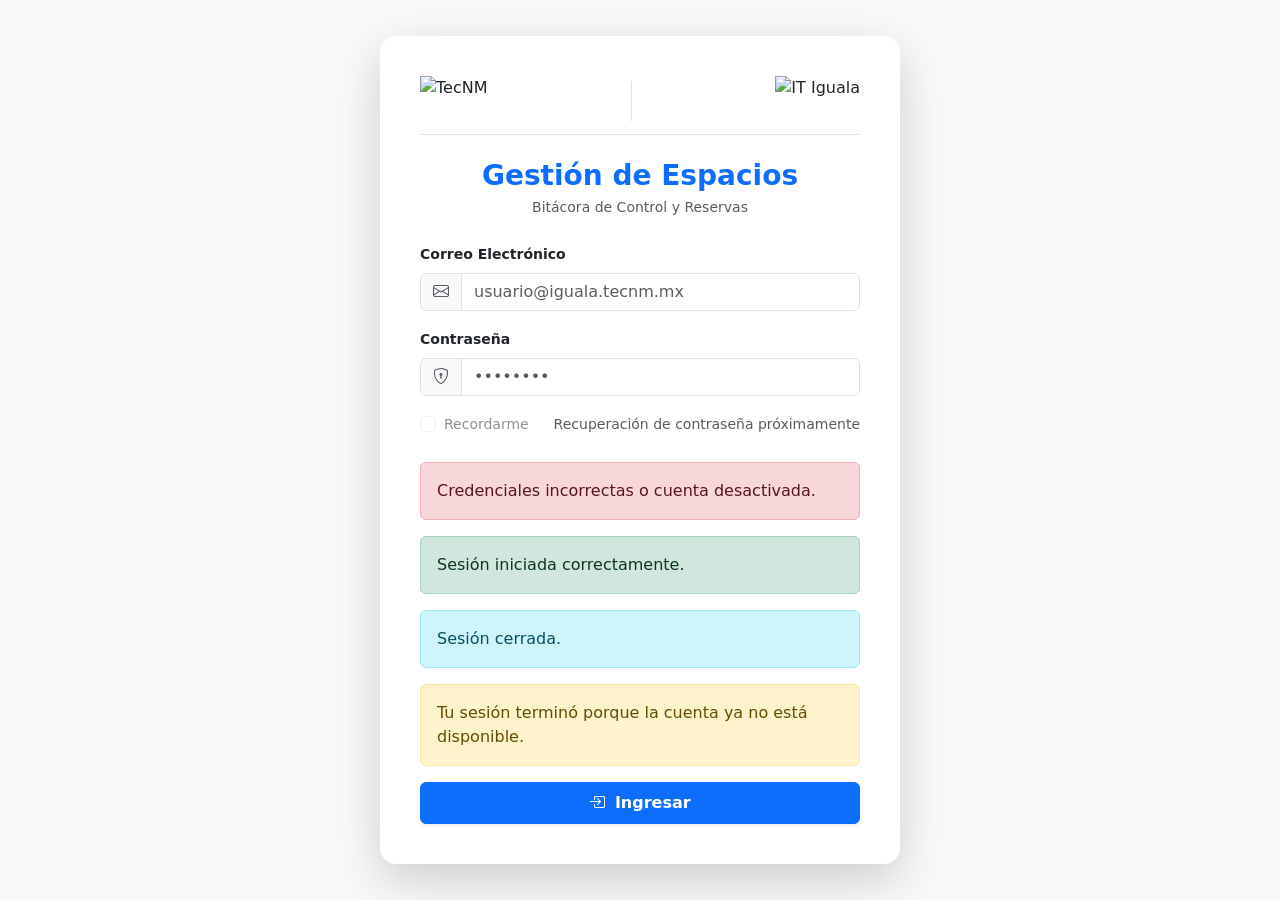
<file: src/main/resources/templates/index.html>
<!DOCTYPE html>
<html lang="es" xmlns:th="http://www.thymeleaf.org">

<head>
    <meta charset="UTF-8">
    <meta name="viewport" content="width=device-width, initial-scale=1.0">
    <title>Gestión de Espacios - Iniciar Sesión</title>
    <!-- Bootstrap 5 CSS -->
    <link href="https://cdn.jsdelivr.net/npm/bootstrap@5.3.2/dist/css/bootstrap.min.css" rel="stylesheet">
    <!-- Bootstrap Icons -->
    <link rel="stylesheet" href="https://cdn.jsdelivr.net/npm/bootstrap-icons@1.11.3/font/bootstrap-icons.min.css">
</head>
<body class="bg-light d-flex align-items-center justify-content-center min-vh-100 py-4">

<!-- Tarjeta ampliada a 520px para dar espacio a los logos -->
<div class="card shadow-lg border-0 rounded-4 p-4" style="max-width: 520px; width: 100%;">
    <div class="card-body">


        <!-- SECCIÓN DE LOGOTIPOS INSTITUCIONALES -->
        <div class="d-flex align-items-center justify-content-between mb-4 pb-2 border-bottom">
            <!-- Logo TecNM local -->
            <img th:src="@{/images/pleca_tecnm.jpg}" alt="TecNM" style="height: 50px; object-fit: contain;">

            <div class="border-end mx-2" style="height: 40px;"></div>

            <!-- Logo Instituto Tecnológico de Iguala -->
            <img th:src="@{/images/logo-itiguala.png}" alt="IT Iguala" style="height: 50px; object-fit: contain;">
        </div>

        <!-- Título del Sistema -->
        <div class="text-center mb-4">
            <h3 class="fw-bold mb-1 text-primary">Gestión de Espacios</h3>
            <p class="text-muted small mb-0">Bitácora de Control y Reservas</p>
        </div>

        <!-- FORMULARIO DE INICIO DE SESIÓN -->
        <form id="loginForm" th:action="@{/web/login}" method="post">
            <div class="mb-3">
                <label for="loginEmail" class="form-label small fw-bold">Correo Electrónico</label>
                <div class="input-group">
                    <span class="input-group-text bg-light"><i class="bi bi-envelope text-muted"></i></span>
                    <input type="email" class="form-control" id="loginEmail" name="username" placeholder="usuario@iguala.tecnm.mx" required>
                </div>
            </div>

            <div class="mb-3">
                <label for="loginPassword" class="form-label small fw-bold">Contraseña</label>
                <div class="input-group">
                    <span class="input-group-text bg-light"><i class="bi bi-shield-lock text-muted"></i></span>
                    <input type="password" class="form-control" id="loginPassword" name="password" placeholder="••••••••" required>
                </div>
            </div>

            <div class="d-flex justify-content-between align-items-center mb-4">
                <div class="form-check">
                    <input class="form-check-input" type="checkbox" id="rememberMe" name="remember-me" disabled>
                    <label class="form-check-label small" for="rememberMe">Recordarme</label>
                </div>
                <span class="small text-muted">
    Recuperación de contraseña próximamente
</span>
            </div>

            <div th:if="${param.error}"
                 class="alert alert-danger"
                 role="alert">
                Credenciales incorrectas o cuenta desactivada.
            </div>

            <div th:if="${param.autenticado}"
                 class="alert alert-success"
                 role="status">
                Sesión iniciada correctamente.
            </div>

            <div th:if="${param.logout}"
                 class="alert alert-info"
                 role="status">
                Sesión cerrada.
            </div>


            <div th:if="${param.cuentaNoDisponible}"
                 class="alert alert-warning"
                 role="alert">
                Tu sesión terminó porque la cuenta ya no está disponible.
            </div>




            <button type="submit" class="btn btn-primary w-100 fw-bold py-2 shadow-sm">
                <i class="bi bi-box-arrow-in-right me-1"></i> Ingresar
            </button>
        </form>

    </div>
</div>

</body>
</html>
</file>
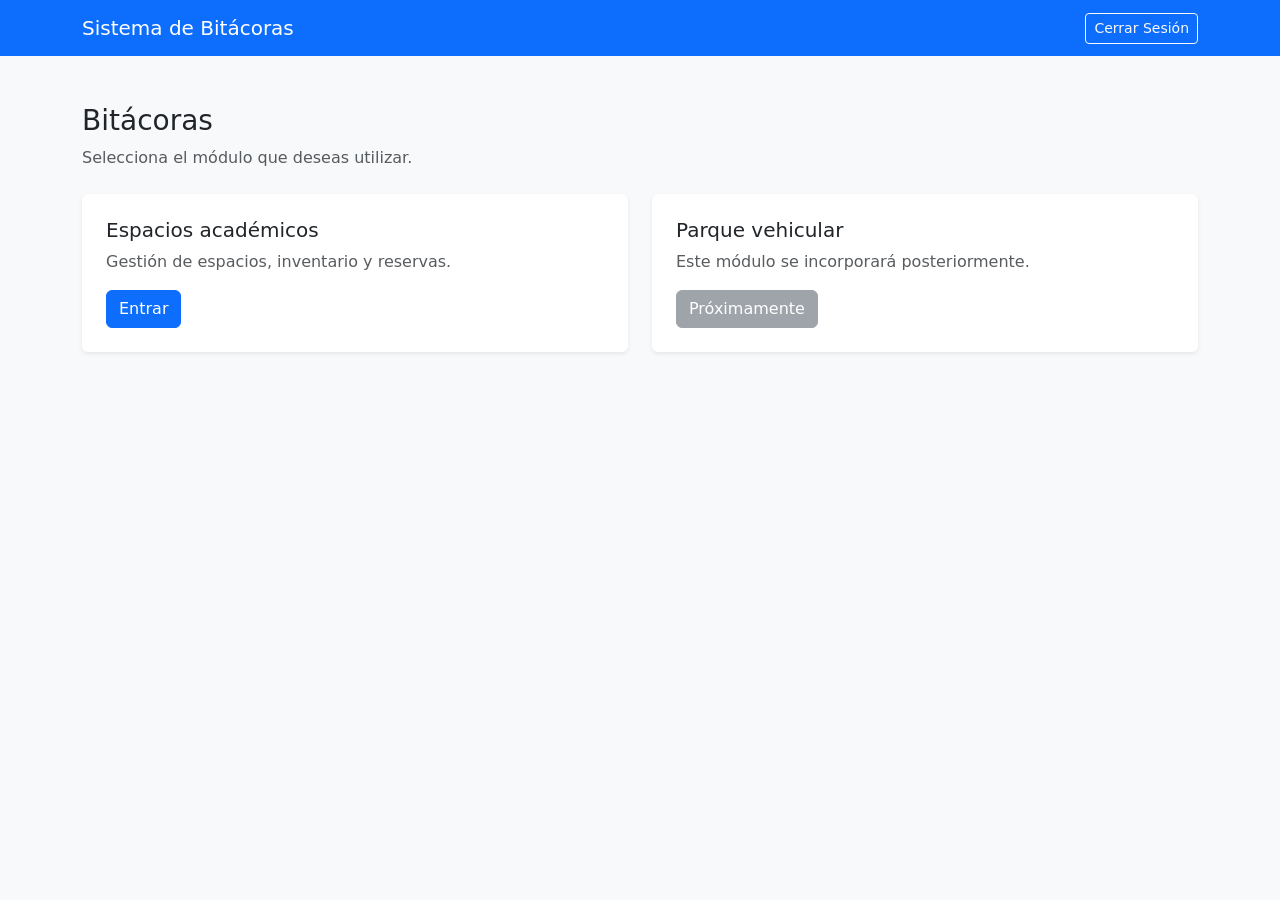
<file: src/main/resources/templates/bitacoras.html>
<!DOCTYPE html>
<html lang="es" xmlns:th="http://www.thymeleaf.org">
<head>
    <meta charset="UTF-8">
    <meta name="viewport" content="width=device-width, initial-scale=1">
    <title>Seleccionar bitácora</title>
    <link
            href="https://cdn.jsdelivr.net/npm/bootstrap@5.3.2/dist/css/bootstrap.min.css"
            rel="stylesheet">
</head>
<body class="bg-light">

<nav class="navbar navbar-dark bg-primary">
    <div class="container">
        <span class="navbar-brand">Sistema de Bitácoras</span>

        <form th:action="@{/logout}" method="post" class="m-0">
            <button type="submit" class="btn btn-outline-light btn-sm">
                Cerrar Sesión
            </button>
        </form>
    </div>
</nav>

<main class="container py-5">
    <h1 class="h3 mb-2">Bitácoras</h1>
    <p class="text-muted mb-4">Selecciona el módulo que deseas utilizar.</p>

    <div class="row g-4">
        <div class="col-md-6">
            <section class="card h-100 shadow-sm border-0">
                <div class="card-body p-4">
                    <h2 class="h5">Espacios académicos</h2>
                    <p class="text-muted">
                        Gestión de espacios, inventario y reservas.
                    </p>
                    <a th:href="@{/panel}" class="btn btn-primary">
                        Entrar
                    </a>
                </div>
            </section>
        </div>

        <div class="col-md-6">
            <section class="card h-100 shadow-sm border-0">
                <div class="card-body p-4">
                    <h2 class="h5">Parque vehicular</h2>
                    <p class="text-muted">
                        Este módulo se incorporará posteriormente.
                    </p>
                    <button type="button"
                            class="btn btn-secondary"
                            disabled>
                        Próximamente
                    </button>
                </div>
            </section>
        </div>
    </div>
</main>

</body>
</html>
</file>
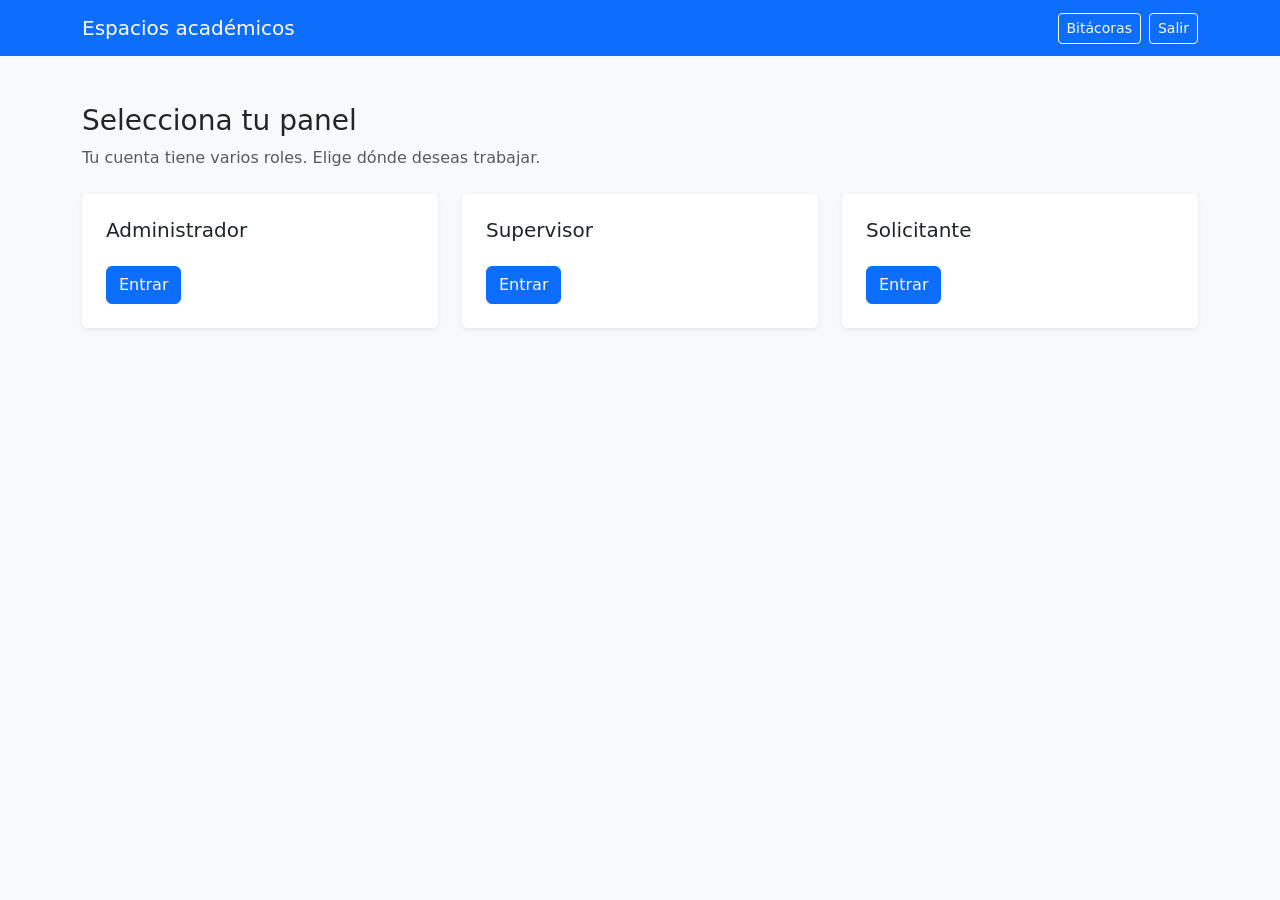
<file: src/main/resources/templates/seleccionar-panel.html>
<!DOCTYPE html>
<html lang="es" xmlns:th="http://www.thymeleaf.org">
<head>
    <meta charset="UTF-8">
    <meta name="viewport" content="width=device-width, initial-scale=1">
    <title>Espacios académicos - Seleccionar panel</title>

    <link
            href="https://cdn.jsdelivr.net/npm/bootstrap@5.3.2/dist/css/bootstrap.min.css"
            rel="stylesheet">
</head>
<body class="bg-light">

<nav class="navbar navbar-dark bg-primary">
    <div class="container">
        <span class="navbar-brand">Espacios académicos</span>

        <div class="d-flex gap-2">
            <a th:href="@{/bitacoras}"
               class="btn btn-outline-light btn-sm">
                Bitácoras
            </a>

            <form th:action="@{/logout}" method="post" class="m-0">
                <button type="submit"
                        class="btn btn-outline-light btn-sm">
                    Salir
                </button>
            </form>
        </div>
    </div>
</nav>

<main class="container py-5">
    <h1 class="h3">Selecciona tu panel</h1>
    <p class="text-muted mb-4">
        Tu cuenta tiene varios roles. Elige dónde deseas trabajar.
    </p>

    <div class="row g-4">

        <div th:if="${administrador}" class="col-md-4">
            <section class="card h-100 shadow-sm border-0">
                <div class="card-body p-4">
                    <h2 class="h5">Administrador</h2>
                    <a th:href="@{/admin/dashboard}"
                       class="btn btn-primary mt-3">
                        Entrar
                    </a>
                </div>
            </section>
        </div>

        <div th:if="${supervisor}" class="col-md-4">
            <section class="card h-100 shadow-sm border-0">
                <div class="card-body p-4">
                    <h2 class="h5">Supervisor</h2>
                    <a th:href="@{/supervisor/dashboard}"
                       class="btn btn-primary mt-3">
                        Entrar
                    </a>
                </div>
            </section>
        </div>

        <div th:if="${solicitante}" class="col-md-4">
            <section class="card h-100 shadow-sm border-0">
                <div class="card-body p-4">
                    <h2 class="h5">Solicitante</h2>
                    <a th:href="@{/solicitante/dashboard}"
                       class="btn btn-primary mt-3">
                        Entrar
                    </a>
                </div>
            </section>
        </div>

    </div>
</main>

</body>
</html>
</file>
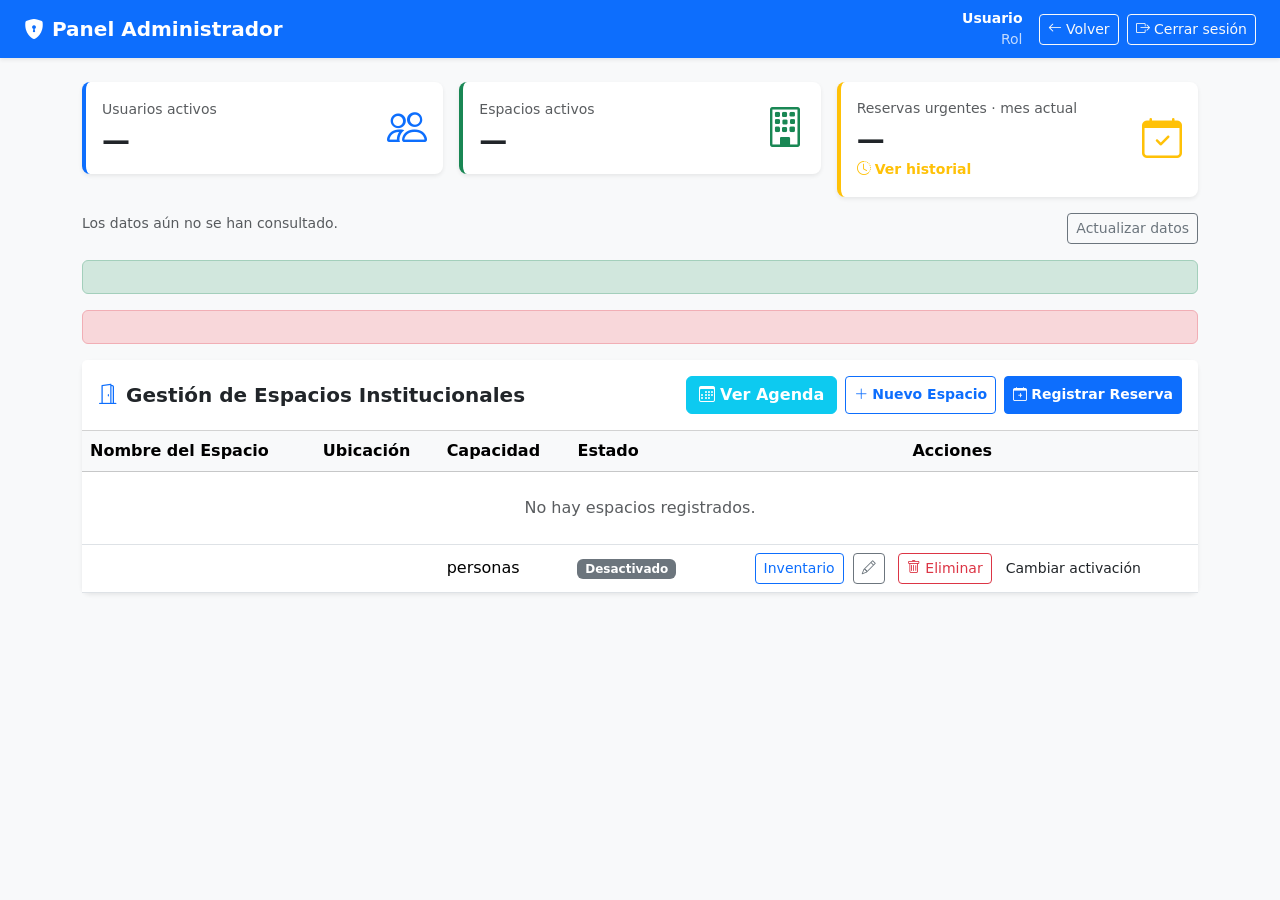
<file: src/main/resources/templates/admin/dashboard.html>
<!DOCTYPE html>
<html lang="es" xmlns:th="http://www.thymeleaf.org">
<head>
  <meta charset="UTF-8">
  <meta name="viewport" content="width=device-width, initial-scale=1.0">
  <meta name="_csrf" th:content="${_csrf.token}">
  <meta name="_csrf_header" th:content="${_csrf.headerName}">
  <title>Panel de Administración - Bitácora</title>
  <link href="https://cdn.jsdelivr.net/npm/bootstrap@5.3.2/dist/css/bootstrap.min.css" rel="stylesheet">
  <link rel="stylesheet" href="https://cdn.jsdelivr.net/npm/bootstrap-icons@1.11.3/font/bootstrap-icons.min.css">
  <link rel="stylesheet" th:href="@{/css/custom-styles.css}">
  <style>
    #modalNuevaReserva form.modal-content { display:flex; flex-direction:column; min-height:0; max-height:100%; overflow:hidden; margin:0; }
    #modalNuevaReserva .modal-header, #modalNuevaReserva .modal-footer { flex-shrink:0; }
    #modalNuevaReserva .modal-body { flex:1 1 auto; min-height:0; overflow-y:auto; overscroll-behavior:contain; }
    #modalNuevaReserva .modal-footer { flex-wrap:wrap; gap:.5rem; }
  </style>
</head>
<body class="bg-light">
<nav class="navbar navbar-expand-lg navbar-dark bg-primary shadow-sm">
  <div class="container-fluid px-4">
    <a class="navbar-brand fw-bold" href="#"><i class="bi bi-shield-lock-fill me-2"></i>Panel Administrador</a>
    <div class="d-flex align-items-center gap-3">
      <!-- IDENTIDAD ACTUAL DEL PANEL v1 -->
<span class="text-white small text-end" style="max-width: 20rem;">
    <span class="d-block fw-semibold text-break" th:text="${nombreUsuarioActual}">Usuario</span>
    <span class="d-block opacity-75" th:text="${rolUsuarioActual}">Rol</span>
</span>
      <div class="d-flex gap-2">
        <a th:href="@{${regresoUrl}}" class="btn btn-outline-light btn-sm"><i class="bi bi-arrow-left"></i> <span th:text="${regresoTexto}">Volver</span></a>
        <form th:action="@{/logout}" method="post" class="m-0"><button type="submit" class="btn btn-outline-light btn-sm"><i class="bi bi-box-arrow-right"></i> Cerrar sesión</button></form>
      </div>
    </div>
  </div>
</nav>
<div class="container my-4" id="dashboardAdminDatos" th:attr="data-url=@{/admin/dashboard/datos}">
  <div class="row g-3 mb-3">
    <div class="col-md-4"><div class="card border-0 shadow-sm p-3 border-start border-primary border-4 rounded-3"><div class="d-flex justify-content-between align-items-center"><div><p class="text-muted small mb-1">Usuarios activos</p><h3 class="fw-bold mb-0" id="totalUsuariosActivos">—</h3></div><i class="bi bi-people fs-1 text-primary" aria-hidden="true"></i></div></div></div>
    <div class="col-md-4"><div class="card border-0 shadow-sm p-3 border-start border-success border-4 rounded-3"><div class="d-flex justify-content-between align-items-center"><div><p class="text-muted small mb-1">Espacios activos</p><h3 class="fw-bold mb-0" id="totalEspaciosActivos">—</h3></div><i class="bi bi-building fs-1 text-success" aria-hidden="true"></i></div></div></div>
    <div class="col-md-4">
      <button type="button" class="card border-0 shadow-sm p-3 border-start border-warning border-4 rounded-3 h-100 w-100 text-start" data-bs-toggle="modal" data-bs-target="#modalHistorialReservas">
        <span class="d-flex justify-content-between align-items-center w-100"><span><span class="d-block text-muted small mb-1">Reservas urgentes · <span id="mesResumenAdmin">mes actual</span></span><span class="d-block h3 fw-bold mb-0 text-dark" id="totalUrgenciasMes">—</span><span class="text-warning small fw-bold"><i class="bi bi-clock-history me-1"></i>Ver historial</span></span><i class="bi bi-calendar-check fs-1 text-warning" aria-hidden="true"></i></span>
      </button>
    </div>
  </div>
  <div class="d-flex flex-wrap justify-content-between gap-2 mb-3">
    <p id="estadoResumenAdmin" class="small text-muted mb-0" role="status" aria-live="polite">Los datos aún no se han consultado.</p>
    <button type="button" id="btnActualizarDashboard" class="btn btn-outline-secondary btn-sm">Actualizar datos</button>
  </div>
  <noscript><div class="alert alert-warning">Activa JavaScript para consultar contadores, agenda e historial. No se muestran cantidades de ejemplo.</div></noscript>
  <div th:if="${exitoEspacio != null}" class="alert alert-success" role="status" th:text="${exitoEspacio}"></div>
  <div th:if="${errorEspacio != null}" class="alert alert-danger" role="alert" th:text="${errorEspacio}"></div>
  <div class="card border-0 shadow-sm rounded-3">
    <div class="card-header bg-white py-3 d-flex justify-content-between align-items-center">
      <h5 class="fw-bold mb-0 text-dark"><i class="bi bi-door-open me-2 text-primary"></i>Gestión de Espacios Institucionales</h5>
      <div class="d-flex gap-2">
        <button type="button" class="btn btn-info text-white fw-semibold" data-bs-toggle="modal" data-bs-target="#modalAgendaDisponibilidad"><i class="bi bi-calendar3"></i> Ver Agenda</button>
        <button type="button" class="btn btn-outline-primary btn-sm fw-bold" data-bs-toggle="modal" data-bs-target="#modalNuevoEspacio"><i class="bi bi-plus-lg me-1"></i>Nuevo Espacio</button>
        <button type="button" class="btn btn-primary btn-sm fw-bold" data-bs-toggle="modal" data-bs-target="#modalNuevaReserva"><i class="bi bi-calendar-plus me-1"></i>Registrar Reserva</button>
      </div>
    </div>
    <div class="card-body p-0"><div class="table-responsive"><table class="table table-hover align-middle mb-0">
      <thead class="table-light"><tr><th>Nombre del Espacio</th><th>Ubicación</th><th>Capacidad</th><th>Estado</th><th class="text-center">Acciones</th></tr></thead>
      <tbody>
      <tr th:if="${#lists.isEmpty(espacios)}"><td colspan="5" class="text-center text-muted py-4">No hay espacios registrados.</td></tr>
      <tr th:each="espacio : ${espacios}">
        <td class="fw-bold" th:text="${espacio.nombreEspacio}"></td><td th:text="${espacio.ubicacion}"></td><td><span th:text="${espacio.capacidad}"></span> personas</td>
        <td><span th:if="${espacio.activo == true}" class="badge bg-primary" th:text="${espacio.estadoActual}"></span><span th:unless="${espacio.activo == true}" class="badge bg-secondary">Desactivado</span></td>
        <td class="text-center">
          <a th:href="@{/admin/espacios/{id}/inventario(id=${espacio.id})}" class="btn btn-sm btn-outline-primary me-1">Inventario</a>
          <button type="button" class="btn btn-sm btn-outline-secondary me-1" title="Editar espacio" data-bs-toggle="modal" data-bs-target="#modalEditarEspacio" th:attr="data-id=${espacio.id},data-nombre=${espacio.nombreEspacio},data-ubicacion=${espacio.ubicacion},data-capacidad=${espacio.capacidad},data-estado=${espacio.estadoActual}"><i class="bi bi-pencil"></i></button>
                    <!-- ELIMINACION SEGURA DE ESPACIOS v1 -->
          <button type="button" class="btn btn-sm btn-outline-danger ms-1" data-bs-toggle="modal" data-bs-target="#modalEliminarEspacio" th:attr="data-id=${espacio.id},data-nombre=${espacio.nombreEspacio}"><i class="bi bi-trash" aria-hidden="true"></i> Eliminar</button>
          <form th:action="@{/admin/espacios/activo}" method="post" class="d-inline"><input type="hidden" name="id" th:value="${espacio.id}"><input type="hidden" name="activo" th:value="${espacio.activo != true}"><button type="submit" class="btn btn-sm" th:classappend="${espacio.activo == true ? 'btn-outline-danger' : 'btn-outline-success'}" th:text="${espacio.activo == true ? 'Desactivar' : 'Activar'}">Cambiar activación</button></form>
        </td>
      </tr>
      </tbody>
    </table></div></div>
  </div>
</div>
<!-- REGISTRAR ESPACIO: mismas acciones y campos -->
<div class="modal fade" id="modalNuevoEspacio" tabindex="-1" aria-hidden="true"><div class="modal-dialog modal-dialog-centered"><div class="modal-content border-0 shadow">
  <div class="modal-header bg-primary text-white"><h5 class="modal-title fw-bold"><i class="bi bi-building-add me-2"></i>Registrar Nuevo Espacio</h5><button type="button" class="btn-close btn-close-white" data-bs-dismiss="modal" aria-label="Cerrar"></button></div>
  <form th:action="@{/admin/espacios}" method="post">
    <div class="modal-body p-4">
      <div class="mb-3"><label for="nuevoNombreEspacio" class="form-label fw-bold small">Nombre del Espacio</label><input type="text" id="nuevoNombreEspacio" name="nombreEspacio" class="form-control" maxlength="100" placeholder="Ej. Laboratorio de Mecatrónica" required></div>
      <div class="mb-3"><label for="nuevaUbicacion" class="form-label fw-bold small">Ubicación / Edificio</label><input type="text" id="nuevaUbicacion" name="ubicacion" class="form-control" maxlength="150" placeholder="Ej. Edificio H" required></div>
      <div class="row g-3 mb-3"><div class="col-md-6"><label for="nuevaCapacidad" class="form-label fw-bold small">Capacidad (personas)</label><input type="number" id="nuevaCapacidad" name="capacidad" class="form-control" min="1" max="2147483647" step="1" required></div><div class="col-md-6"><label for="nuevoEstado" class="form-label fw-bold small">Estado Inicial</label><select id="nuevoEstado" name="estadoActual" class="form-select" required><option value="DISPONIBLE">Disponible</option><option value="MANTENIMIENTO">En mantenimiento</option></select></div></div>
    </div>
    <div class="modal-footer bg-light"><button type="button" class="btn btn-secondary btn-sm" data-bs-dismiss="modal">Cancelar</button><button type="submit" class="btn btn-primary btn-sm fw-bold">Guardar Espacio</button></div>
  </form>
</div></div></div>
<!-- RESERVA DIRECTA: conserva nombres, IDs, rutas y controles de confirmación -->
<div class="modal fade" id="modalNuevaReserva" tabindex="-1" aria-labelledby="tituloReservaDirecta" aria-hidden="true">
  <div class="modal-dialog modal-lg modal-dialog-centered modal-dialog-scrollable">
    <form id="formReservaDirecta" class="modal-content border-0 shadow" th:action="@{/admin/reservas/validar-inicial}" method="post" enctype="multipart/form-data">
      <div class="modal-header bg-success text-white"><h5 class="modal-title fw-bold" id="tituloReservaDirecta"><i class="bi bi-calendar-event me-2"></i>Registrar Reserva Directa</h5><button type="button" class="btn-close btn-close-white" data-bs-dismiss="modal" aria-label="Cerrar"></button></div>
      <div class="modal-body p-4">
        <div class="border rounded p-3 mb-3">
          <div class="form-check"><input type="checkbox" id="reservaDirectaUrgencia" name="esUrgencia" value="true" class="form-check-input" aria-describedby="ayudaUrgenciaAdministrativa"><label for="reservaDirectaUrgencia" class="form-check-label fw-bold small">Atender como urgencia administrativa</label></div>
          <div id="ayudaUrgenciaAdministrativa" class="form-text">Reserva normal: mínimo 72 horas de anticipación. Urgencia con recursos únicamente del inventario escolar: mínimo 24 horas. Los recursos fuera del inventario escolar o una requisición mantienen el mínimo de 72 horas y requieren revisión del supervisor.</div>
          <div id="bloqueMotivoUrgencia" class="mt-3" hidden><label for="reservaDirectaMotivoUrgencia" class="form-label fw-bold small">Motivo de la urgencia administrativa</label><textarea id="reservaDirectaMotivoUrgencia" name="motivoUrgencia" class="form-control" maxlength="255" rows="2" aria-describedby="ayudaMotivoUrgencia" disabled></textarea><div id="ayudaMotivoUrgencia" class="form-text">Explica la razón de la urgencia; por ejemplo, falta de acceso al sistema u olvido de registrar la solicitud.</div></div>
        </div>
        <div id="avisoModalidadReserva" class="alert alert-info mb-3" role="status" aria-live="polite">Reserva normal: se requieren al menos 72 horas de anticipación.</div>
        <div class="row g-3 mb-3">
          <div class="col-md-6"><label for="selectEspacio" class="form-label fw-bold small">Seleccionar Espacio</label><select class="form-select" id="selectEspacio" name="espacioId" required><option value="" selected disabled>-- Selecciona un espacio --</option><option th:each="espacio : ${espacios}" th:if="${espacio.activo == true and espacio.estadoActual == 'DISPONIBLE'}" th:value="${espacio.id}" th:text="${espacio.nombreEspacio + ' - ' + espacio.ubicacion}" th:attr="data-inventario-url=@{/admin/espacios/{id}/inventario/datos(id=${espacio.id})}"></option></select></div>
          <div class="col-md-6"><label for="reservaDirectaCorreo" class="form-label fw-bold small">Correo del titular solicitante</label><input type="email" id="reservaDirectaCorreo" name="correoSolicitante" class="form-control" maxlength="100" placeholder="titular@iguala.tecnm.mx" required></div>
        </div>
        <div class="row g-3 mb-3">
          <div class="col-md-4"><label for="reservaDirectaFecha" class="form-label fw-bold small">Fecha del Evento</label><input type="date" id="reservaDirectaFecha" name="fechaEvento" class="form-control" required></div>
          <div class="col-md-4"><label for="reservaDirectaHoraInicio" class="form-label fw-bold small">Hora de inicio</label><input type="time" id="reservaDirectaHoraInicio" name="horaInicio" class="form-control" step="60" required></div>
          <div class="col-md-4"><label for="reservaDirectaHoraFin" class="form-label fw-bold small">Hora de fin</label><input type="time" id="reservaDirectaHoraFin" name="horaFin" class="form-control" step="60" required></div>
        </div>
        <div class="mb-3"><label for="reservaDirectaMotivo" class="form-label fw-bold small">Motivo / Nombre del Evento</label><input type="text" id="reservaDirectaMotivo" name="motivoEvento" class="form-control" maxlength="255" placeholder="Ej. Conferencia de Computación" required></div>
        <hr class="my-4 text-muted"><h6 class="fw-bold text-success mb-3"><i class="bi bi-box-seam me-2"></i>Equipamiento y Requisiciones</h6>
        <div class="mb-3"><p class="fw-bold small text-muted mb-2">Recursos Disponibles en Inventario (Marcar los requeridos)</p><div class="bg-light p-3 rounded border"><p id="msgSinEspacio" class="text-muted small mb-0" role="status" aria-live="polite">Selecciona un espacio para consultar su inventario.</p><div id="gridInventario" class="row g-3 d-none"></div></div></div>
        <div class="mb-3"><label for="reservaDirectaRecursosExternos" class="form-label fw-bold small">Recursos Externos / Fuera de Inventario</label><textarea id="reservaDirectaRecursosExternos" name="recursosExternos" class="form-control" rows="3" aria-describedby="ayudaRecursosExternos" placeholder="Ej. 20 sillas adicionales, 2 ventiladores y 5 manteles."></textarea><div id="ayudaRecursosExternos" class="form-text">Describe los recursos adicionales y sus cantidades. Deja este campo vacío si no los necesitas.</div><div id="avisoRecursosExternos" class="alert alert-warning mt-3 mb-0" role="status" aria-live="polite" hidden>Estás solicitando recursos que no pertenecen al inventario escolar. Su solicitud no garantiza disponibilidad y requiere revisión del supervisor. Esta comprobación inicial valida los PDF, pero no aprueba solicitudes ni guarda documentos.</div></div>
        <div class="mb-3"><label for="reservaDirectaOficio" class="form-label fw-bold small">Oficio de reservación</label><input type="file" id="reservaDirectaOficio" name="oficioReservacion" class="form-control" accept=".pdf,application/pdf" aria-describedby="ayudaOficioReservacion"><div id="ayudaOficioReservacion" class="form-text">Obligatorio en todas las modalidades, incluida la urgencia administrativa. Debe ser un PDF de hasta 3 MB (3,000,000 bytes). La entrega posterior no está habilitada en esta comprobación inicial.</div></div>
        <div class="mb-3"><label for="reservaDirectaRequisicion" class="form-label fw-bold small">Requisición de recursos externos</label><input type="file" id="reservaDirectaRequisicion" name="requisicion" class="form-control" accept=".pdf,application/pdf" aria-describedby="ayudaRequisicion"><div id="ayudaRequisicion" class="form-text">Obligatoria cuando se soliciten recursos fuera del inventario escolar, tengan o no costo. Debe adjuntarse la requisición real en PDF de hasta 3 MB (3,000,000 bytes), cuyo contenido será revisado por el supervisor. La entrega posterior no está habilitada en esta comprobación inicial.</div></div>
        <div class="alert alert-secondary small mb-0">Comprobar datos revisa el motivo, el titular y la anticipación: mínimo 72 horas en modalidad normal y mínimo 24 horas en urgencia administrativa con recursos únicamente del inventario escolar. Si hay recursos fuera del inventario escolar o una requisición, se mantiene el mínimo de 72 horas y se requiere revisión del supervisor. También revisa la disponibilidad del espacio con limpieza, las cantidades de inventario, los documentos requeridos y el cupo mensual del departamento para el mes del evento. Cada PDF admite hasta 3 MB (3,000,000 bytes). Exige oficio de reservación en todas las modalidades y, si solicitas recursos fuera del inventario escolar, también requisición, independientemente de su costo. Esta comprobación no consume cupos ni permite omitir documentos por entrega posterior. No aprueba solicitudes, no guarda documentos ni crea reservas, apartados o folios.</div>
        <div id="resultadoValidacionReserva" class="alert alert-info mt-3 mb-0" role="status" aria-live="polite" tabindex="-1" hidden></div>
      </div>
      <div class="modal-footer bg-light">
        <button type="button" id="btnCancelarReserva" class="btn btn-secondary btn-sm" data-bs-dismiss="modal">Cancelar</button>
        <button type="button" id="btnComprobarReserva" class="btn btn-outline-primary btn-sm fw-bold">Comprobar datos</button>
        <button type="button" id="btnConfirmarReserva" class="btn btn-success btn-sm fw-bold" disabled title="El guardado de reservas todavía no está habilitado">Confirmar Reserva</button>
      </div>
    </form>
  </div>
</div>
<!-- HISTORIAL: únicamente modalidades urgentes, de todos los administradores -->
<div class="modal fade" id="modalHistorialReservas" tabindex="-1" aria-labelledby="tituloHistorialAdmin" aria-hidden="true"><div class="modal-dialog modal-xl modal-dialog-centered modal-dialog-scrollable"><div class="modal-content border-0 shadow">
  <div class="modal-header bg-warning text-dark"><h5 class="modal-title fw-bold" id="tituloHistorialAdmin"><i class="bi bi-clock-history me-2"></i>Historial de reservas urgentes</h5><button type="button" class="btn-close" data-bs-dismiss="modal" aria-label="Cerrar"></button></div>
  <div class="modal-body">
    <div class="row g-3 align-items-end mb-3"><div class="col-md-4"><label for="mesHistorialAdmin" class="form-label fw-bold">Mes del evento</label><input type="month" id="mesHistorialAdmin" class="form-control" min="1900-01" max="2200-12"></div><div class="col-md-8"><p class="small text-muted mb-0">Urgencias administrativas de 24 y 72 horas registradas por los administradores. Incluye sus distintos estados. Las solicitudes normales no forman parte de este historial.</p></div></div>
        <!-- REPORTES ADMIN PDF XLSX v1 -->
    <div id="descargasHistorialAdmin" class="d-flex flex-wrap gap-2 mb-2" th:attr="data-url=@{/admin/dashboard/historial/reporte}">
      <button type="button" class="btn btn-outline-danger btn-sm" data-formato="pdf">Descargar PDF</button>
      <button type="button" class="btn btn-outline-success btn-sm" data-formato="xlsx">Descargar Excel</button>
    </div>
    <p id="estadoDescargaHistorialAdmin" class="small text-muted" role="status" aria-live="polite">El reporte incluye todas las paginas del mes seleccionado, con sus estados. Maximo 2000 reservas; no se recortan resultados.</p>
    <p id="estadoHistorialAdmin" class="small mb-3" role="status" aria-live="polite">Selecciona un mes para consultar.</p>
    <div class="table-responsive"><table class="table table-hover align-middle mb-0"><thead class="table-light"><tr><th>Folio</th><th>Solicitante / Departamento</th><th>Espacio</th><th>Fecha del evento</th><th>Horario</th><th>Registro</th><th>Estado</th></tr></thead><tbody id="cuerpoHistorialAdmin"><tr><td colspan="7" class="text-center text-muted py-4">El historial todavía no se ha consultado.</td></tr></tbody></table></div>
  </div>
  <div class="modal-footer bg-light justify-content-between"><div class="d-flex flex-wrap align-items-center gap-2"><button type="button" id="historialAnteriorAdmin" class="btn btn-outline-secondary btn-sm" disabled>Anterior</button><span id="paginacionHistorialAdmin" class="small"></span><button type="button" id="historialSiguienteAdmin" class="btn btn-outline-secondary btn-sm" disabled>Siguiente</button></div><button type="button" class="btn btn-secondary btn-sm" data-bs-dismiss="modal">Cerrar</button></div>
</div></div></div>
<!-- AGENDA: todas las modalidades; incluye márgenes de limpieza -->
<div class="modal fade" id="modalAgendaDisponibilidad" tabindex="-1" aria-labelledby="modalAgendaLabel" aria-hidden="true"><div class="modal-dialog modal-xl modal-dialog-centered modal-dialog-scrollable"><div class="modal-content border-0 shadow-lg">
  <div class="modal-header bg-info text-dark"><h5 class="modal-title fw-bold" id="modalAgendaLabel"><i class="bi bi-calendar-check me-2"></i>Agenda y disponibilidad</h5><button type="button" class="btn-close" data-bs-dismiss="modal" aria-label="Cerrar"></button></div>
  <div class="modal-body p-4">
    <div class="row g-3 align-items-end mb-3"><div class="col-md-5"><label for="selectEspacioAgenda" class="form-label fw-bold">Espacio</label><select class="form-select" id="selectEspacioAgenda" disabled><option value="">Consultando espacios…</option></select></div><div class="col-md-4"><label for="inputFechaAgenda" class="form-label fw-bold">Fecha</label><input type="date" class="form-control" id="inputFechaAgenda" min="1900-01-01" max="2200-12-31"></div><div class="col-md-3"><button type="button" id="btnActualizarAgendaAdmin" class="btn btn-outline-primary w-100">Actualizar agenda</button></div></div>
    <div class="d-flex flex-wrap gap-2 mb-3 small"><span class="badge bg-success">Disponible</span><span class="badge bg-danger">Ocupado</span><span class="badge bg-warning text-dark">Pendiente: sí bloquea</span><span class="badge bg-info text-dark">Limpieza</span><span class="badge bg-secondary">Margen previo</span><span class="badge bg-dark">No disponible</span></div>
    <div class="alert alert-light border small">La agenda incluye todas las modalidades. Una reserva pendiente ya está guardada y ocupa el espacio. El margen previo indica el tiempo que debe quedar antes del siguiente evento para limpiar después de una reserva nueva. Se muestra el día completo para no inventar horarios de apertura; esto no modifica la anticipación ni aparta horarios. La confirmación revisa nuevamente todas las condiciones.</div>
    <p id="estadoAgendaAdmin" class="small" role="status" aria-live="polite">La agenda todavía no se ha consultado.</p>
    <div class="table-responsive border rounded"><table class="table table-hover align-middle mb-0"><thead class="table-light"><tr><th>Horario</th><th>Espacio</th><th>Estado</th><th>Detalle</th></tr></thead><tbody id="cuerpoAgendaAdmin"><tr><td colspan="4" class="text-center text-muted py-4">Selecciona una fecha para consultar datos reales.</td></tr></tbody></table></div>
  </div>
  <div class="modal-footer bg-light"><button type="button" class="btn btn-secondary" data-bs-dismiss="modal">Cerrar</button><button type="button" class="btn btn-primary" data-bs-toggle="modal" data-bs-target="#modalNuevaReserva"><i class="bi bi-calendar-plus me-1"></i>Ir a registrar reserva</button></div>
</div></div></div>
<!-- EDITAR ESPACIO: mismas acciones y campos -->
<div class="modal fade" id="modalEditarEspacio" tabindex="-1" aria-labelledby="tituloEditarEspacio" aria-hidden="true"><div class="modal-dialog modal-dialog-centered"><div class="modal-content">
  <div class="modal-header bg-primary text-white"><h5 class="modal-title" id="tituloEditarEspacio">Editar espacio</h5><button type="button" class="btn-close btn-close-white" data-bs-dismiss="modal" aria-label="Cerrar"></button></div>
  <form th:action="@{/admin/espacios/editar}" method="post"><input type="hidden" id="editarId" name="id">
    <div class="modal-body"><div class="mb-3"><label for="editarNombre" class="form-label">Nombre del espacio</label><input type="text" id="editarNombre" name="nombreEspacio" class="form-control" maxlength="100" required></div><div class="mb-3"><label for="editarUbicacion" class="form-label">Ubicación</label><input type="text" id="editarUbicacion" name="ubicacion" class="form-control" maxlength="150" required></div><div class="mb-3"><label for="editarCapacidad" class="form-label">Capacidad (personas)</label><input type="number" id="editarCapacidad" name="capacidad" class="form-control" min="1" max="2147483647" step="1" required></div><div class="mb-3"><label for="editarEstado" class="form-label">Estado</label><select id="editarEstado" name="estadoActual" class="form-select" required><option value="DISPONIBLE">Disponible</option><option value="MANTENIMIENTO">En mantenimiento</option></select></div></div>
    <div class="modal-footer"><button type="button" class="btn btn-secondary" data-bs-dismiss="modal">Cancelar</button><button type="submit" class="btn btn-primary">Guardar cambios</button></div>
  </form>
</div></div></div>
<script src="https://cdn.jsdelivr.net/npm/bootstrap@5.3.0/dist/js/bootstrap.bundle.min.js"></script>
<script th:src="@{/js/main.js}"></script>
<script th:src="@{/js/espacios.js}"></script>
<script th:src="@{/js/reserva-inventario.js}"></script>
<script th:src="@{/js/recursos-externos.js}"></script>
<script th:src="@{/js/reserva-validacion.js}"></script>
<script th:src="@{/js/dashboard-admin.js}"></script>
<!-- ELIMINACION SEGURA DE ESPACIOS v1: no modifica los modales de reservas -->
<div class="modal fade" id="modalEliminarEspacio" tabindex="-1" aria-labelledby="tituloEliminarEspacio" aria-hidden="true">
  <div class="modal-dialog modal-dialog-centered"><div class="modal-content">
    <div class="modal-header"><h5 class="modal-title" id="tituloEliminarEspacio">Eliminar espacio registrado por error</h5><button type="button" class="btn-close" data-bs-dismiss="modal" aria-label="Cerrar"></button></div>
    <form th:action="@{/admin/espacios/eliminar}" method="post" id="formEliminarEspacio">
      <div class="modal-body">
        <input type="hidden" id="eliminarEspacioId" name="id" value="">
        <p>Espacio: <strong id="eliminarEspacioNombre"></strong></p>
        <p>Solo se eliminara si no tiene reservas, inventario ni recursos registrados. No se borra historial ni se reintegran cupos.</p>
        <div class="alert alert-warning">Si dejo de pertenecer al departamento o tiene registros, usa <strong>Desactivar</strong>. Las reservas existentes se conservan.</div>
        <div class="form-check"><input class="form-check-input" type="checkbox" id="confirmarEliminarEspacio" name="confirmacion" value="ELIMINAR" required><label class="form-check-label" for="confirmarEliminarEspacio">Confirmo que fue registrado por error y deseo eliminarlo definitivamente.</label></div>
      </div>
      <div class="modal-footer"><button type="button" class="btn btn-secondary" data-bs-dismiss="modal">Cancelar</button><button type="submit" class="btn btn-danger" id="btnEliminarEspacioDefinitivo" disabled>Eliminar definitivamente</button></div>
    </form>
  </div></div>
</div>
<script th:src="@{/js/espacio-eliminar.js}"></script>
<script th:src="@{/js/reportes-admin.js}"></script>
</body>
</html>
</file>
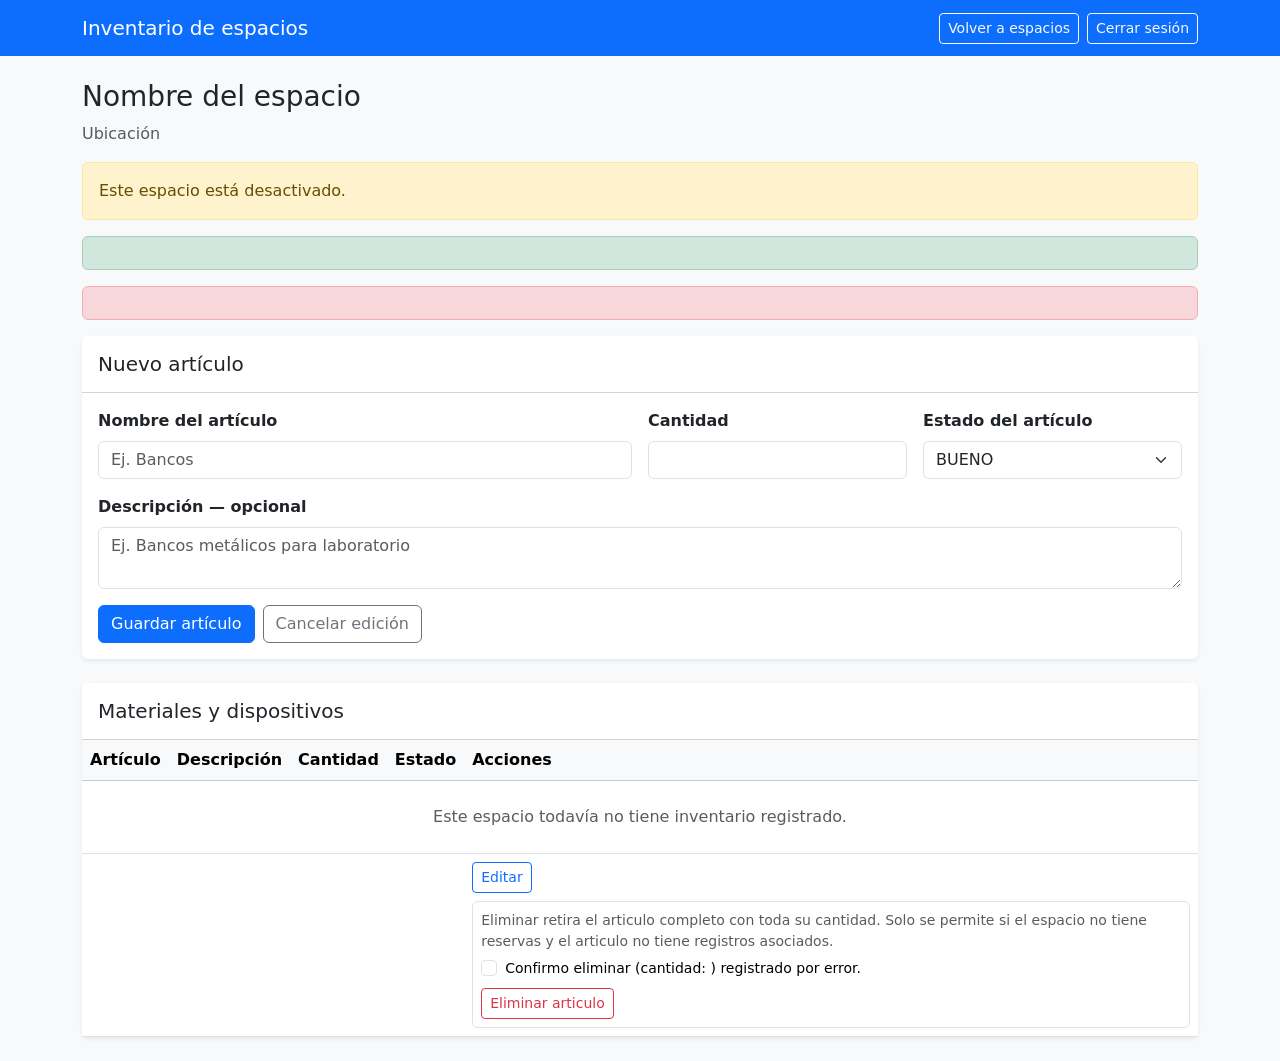
<file: src/main/resources/templates/admin/inventario.html>
<!DOCTYPE html>
<html lang="es" xmlns:th="http://www.thymeleaf.org">
<head>
    <meta charset="UTF-8">
    <meta name="viewport" content="width=device-width, initial-scale=1">

    <title>Inventario del espacio</title>

    <link
            href="https://cdn.jsdelivr.net/npm/bootstrap@5.3.2/dist/css/bootstrap.min.css"
            rel="stylesheet">
</head>

<body class="bg-light">

<nav class="navbar navbar-dark bg-primary">
    <div class="container">
        <span class="navbar-brand">Inventario de espacios</span>

        <div class="d-flex gap-2">
            <a th:href="@{/admin/dashboard}"
               class="btn btn-outline-light btn-sm">
                Volver a espacios
            </a>

            <form th:action="@{/logout}" method="post" class="m-0">
                <button type="submit"
                        class="btn btn-outline-light btn-sm">
                    Cerrar sesión
                </button>
            </form>
        </div>
    </div>
</nav>

<main class="container py-4">

    <h1 class="h3" th:text="${espacio.nombreEspacio}">
        Nombre del espacio
    </h1>

    <p class="text-muted" th:text="${espacio.ubicacion}">
        Ubicación
    </p>

    <div th:if="${espacio.activo != true}"
         class="alert alert-warning">
        Este espacio está desactivado.
    </div>

    <!-- Mensajes del registro -->
    <div th:if="${exito != null}"
         class="alert alert-success"
         role="status"
         th:text="${exito}">
    </div>

    <div th:if="${error != null}"
         class="alert alert-danger"
         role="alert"
         th:text="${error}">
    </div>

    <!-- Formulario para registrar un artículo -->
    <section class="card border-0 shadow-sm mb-4"
             aria-labelledby="tituloNuevoArticulo">

        <div class="card-header bg-white py-3">
            <h2 id="tituloNuevoArticulo"
                class="h5 mb-0"
                th:text="${edicionId != null
              ? 'Editar artículo'
              : 'Nuevo artículo'}">
                Nuevo artículo
            </h2>
        </div>

        <div class="card-body">
            <form th:action="${edicionId != null}
        ? @{/admin/espacios/{espacioId}/inventario/{articuloId}/editar(
                espacioId=${espacio.id},
                articuloId=${edicionId})}
        : @{/admin/espacios/{espacioId}/inventario(
                espacioId=${espacio.id})}"
                  method="post">

                <div class="row g-3">
                    <div class="col-md-6">
                        <label for="nombreItem"
                               class="form-label fw-bold">
                            Nombre del artículo
                        </label>

                        <input type="text"
                               id="nombreItem"
                               name="nombreItem"
                               class="form-control"
                               maxlength="150"
                               placeholder="Ej. Bancos"
                               th:value="${nombreForm}"
                               required>
                    </div>

                    <div class="col-md-3">
                        <label for="cantidad"
                               class="form-label fw-bold">
                            Cantidad
                        </label>

                        <input type="number"
                               id="cantidad"
                               name="cantidad"
                               class="form-control"
                               min="1"
                               max="2147483647"
                               step="1"
                               th:value="${cantidadForm != null
                                      ? cantidadForm : '1'}"
                               required>
                    </div>

                    <div class="col-md-3">
                        <label for="estadoBien"
                               class="form-label fw-bold">
                            Estado del artículo
                        </label>

                        <select id="estadoBien"
                                name="estadoBien"
                                class="form-select"
                                required>
                            <option value="BUENO"
                                    th:selected="${estadoForm == 'BUENO' || (estadoForm == null && edicionId == null)}">
                                BUENO
                            </option>
                            <option value="REGULAR"
                                    th:selected="${estadoForm == 'REGULAR'}">
                                REGULAR
                            </option>
                            <option value="MALO"
                                    th:selected="${estadoForm == 'MALO'}">
                                MALO
                            </option>
                        </select>
                    </div>

                    <div class="col-12">
                        <label for="descripcion"
                               class="form-label fw-bold">
                            Descripción — opcional
                        </label>

                        <textarea id="descripcion"
                                  name="descripcion"
                                  class="form-control"
                                  rows="2"
                                  placeholder="Ej. Bancos metálicos para laboratorio"
                                  th:text="${descripcionForm}"></textarea>
                    </div>
                </div>

                <div class="mt-3 d-flex gap-2">
                    <button type="submit"
                            class="btn btn-primary"
                            th:text="${edicionId != null
                      ? 'Guardar cambios'
                      : 'Guardar artículo'}">
                        Guardar artículo
                    </button>

                    <a th:if="${edicionId != null}"
                       th:href="@{/admin/espacios/{id}/inventario(id=${espacio.id})}"
                       class="btn btn-outline-secondary">
                        Cancelar edición
                    </a>
                </div>
            </form>
        </div>
    </section>



    <div class="card border-0 shadow-sm">
        <div class="card-header bg-white py-3">
            <h2 class="h5 mb-0">Materiales y dispositivos</h2>
        </div>

        <div class="table-responsive">
            <table class="table table-hover align-middle mb-0">
                <thead class="table-light">
                <tr>
                    <th>Artículo</th>
                    <th>Descripción</th>
                    <th>Cantidad</th>
                    <th>Estado</th>
                    <th>Acciones</th>
                </tr>
                </thead>

                <tbody>
                <tr th:if="${#lists.isEmpty(articulos)}">
                    <td colspan="5"
                        class="text-center text-muted py-4">
                        Este espacio todavía no tiene inventario registrado.
                    </td>
                </tr>

                <tr th:each="articulo : ${articulos}">
                    <td class="fw-bold"
                        th:text="${articulo.nombreItem}">
                    </td>

                    <td th:text="${articulo.descripcion == null
                                ? 'Sin descripción'
                                : articulo.descripcion}">
                    </td>

                    <td th:text="${articulo.cantidad}"></td>

                    <td th:text="${articulo.estadoBien}"></td>

                    <td>
                        <a th:href="@{/admin/espacios/{espacioId}/inventario/{articuloId}/editar(
                    espacioId=${espacio.id},
                    articuloId=${articulo.id})}"
                           class="btn btn-sm btn-outline-primary">
                            Editar
                        </a>
                        <!-- ELIMINACION PROTEGIDA INVENTARIO v1 -->
                        <form th:action="@{/admin/espacios/{espacioId}/inventario/{articuloId}/eliminar(espacioId=${espacio.id},articuloId=${articulo.id})}"
                              method="post" class="mt-2 p-2 border rounded">
                            <div class="small text-muted mb-1">Eliminar retira el articulo completo con toda su cantidad. Solo se permite si el espacio no tiene reservas y el articulo no tiene registros asociados.</div>
                            <div class="form-check mb-2">
                                <input type="checkbox" class="form-check-input" name="confirmacion" value="ELIMINAR"
                                       th:id="|confirmarEliminarArticulo-${articulo.id}|" required>
                                <label class="form-check-label small" th:for="|confirmarEliminarArticulo-${articulo.id}|">
                                    Confirmo eliminar <strong th:text="${articulo.nombreItem}"></strong>
                                    (cantidad: <span th:text="${articulo.cantidad}"></span>) registrado por error.
                                </label>
                            </div>
                            <button type="submit" class="btn btn-sm btn-outline-danger">Eliminar articulo</button>
                        </form>
                    </td>

                </tr>
                </tbody>
            </table>
        </div>
    </div>

</main>

</body>
</html>
</file>
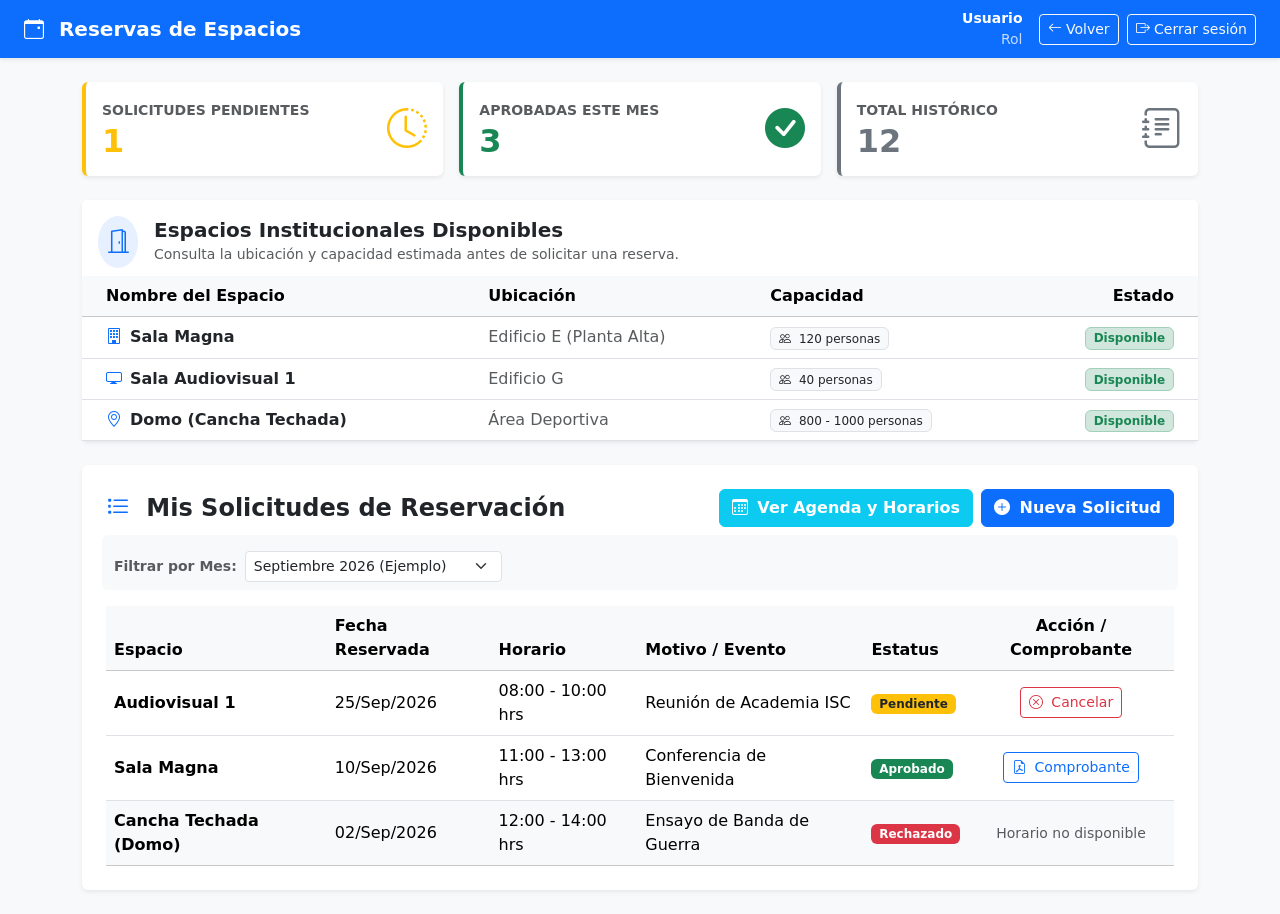
<file: src/main/resources/templates/solicitante/dashboard.html>
<!DOCTYPE html>
<html lang="es" xmlns:th="http://www.thymeleaf.org">
<head>
    <meta charset="UTF-8">
    <meta name="viewport" content="width=device-width, initial-scale=1.0">
    <title>Panel Solicitante - Reservas de Espacios</title>
    <link href="https://cdn.jsdelivr.net/npm/bootstrap@5.3.2/dist/css/bootstrap.min.css" rel="stylesheet">
    <link href="https://cdn.jsdelivr.net/npm/bootstrap-icons@1.11.3/font/bootstrap-icons.min.css" rel="stylesheet">
    <link rel="stylesheet" th:href="@{/css/custom-styles.css}">
</head>
<body class="bg-light">

<nav class="navbar navbar-dark bg-primary shadow-sm">
    <div class="container-fluid px-4">
        <span class="navbar-brand mb-0 h1 fw-bold">
            <i class="bi bi-calendar-event me-2"></i> Reservas de Espacios
        </span>
        <div class="d-flex align-items-center gap-3">
            <!-- IDENTIDAD ACTUAL DEL PANEL v1 -->
<span class="text-white small text-end" style="max-width: 20rem;">
    <span class="d-block fw-semibold text-break" th:text="${nombreUsuarioActual}">Usuario</span>
    <span class="d-block opacity-75" th:text="${rolUsuarioActual}">Rol</span>
</span>
            <div class="d-flex gap-2">
                <a th:href="@{${regresoUrl}}" class="btn btn-outline-light btn-sm">
                    <i class="bi bi-arrow-left"></i>
                    <span th:text="${regresoTexto}">Volver</span>
                </a>
                <form th:action="@{/logout}" method="post" class="m-0">
                    <button type="submit" class="btn btn-outline-light btn-sm">
                        <i class="bi bi-box-arrow-right"></i> Cerrar sesión
                    </button>
                </form>
            </div>
        </div>
    </div>
</nav>

<div class="container py-4">
    <!-- 1. Tarjetas Resumen (KPIs): datos de ejemplo, pendientes de conectar -->
    <div class="row g-3 mb-4">
        <div class="col-md-4">
            <div class="card border-0 shadow-sm border-start border-warning border-4 p-3">
                <div class="d-flex align-items-center justify-content-between">
                    <div>
                        <span class="text-muted small fw-bold text-uppercase">Solicitudes Pendientes</span>
                        <h2 class="fw-bold mb-0 text-warning">1</h2>
                    </div>
                    <i class="bi bi-clock-history fs-1 text-warning"></i>
                </div>
            </div>
        </div>
        <div class="col-md-4">
            <div class="card border-0 shadow-sm border-start border-success border-4 p-3">
                <div class="d-flex align-items-center justify-content-between">
                    <div>
                        <span class="text-muted small fw-bold text-uppercase">Aprobadas este Mes</span>
                        <h2 class="fw-bold mb-0 text-success">3</h2>
                    </div>
                    <i class="bi bi-check-circle-fill fs-1 text-success"></i>
                </div>
            </div>
        </div>
        <div class="col-md-4">
            <div class="card border-0 shadow-sm border-start border-secondary border-4 p-3">
                <div class="d-flex align-items-center justify-content-between">
                    <div>
                        <span class="text-muted small fw-bold text-uppercase">Total Histórico</span>
                        <h2 class="fw-bold mb-0 text-secondary">12</h2>
                    </div>
                    <i class="bi bi-journal-text fs-1 text-secondary"></i>
                </div>
            </div>
        </div>
    </div>

    <!-- 2. ESPACIOS INSTITUCIONALES DISPONIBLES: ejemplos -->
    <div class="card border-0 shadow-sm mb-4">
        <div class="card-header bg-white border-0 pt-3 pb-2">
            <div class="d-flex align-items-center">
                <div class="rounded-circle bg-primary bg-opacity-10 p-2 me-3 text-primary">
                    <i class="bi bi-door-open fs-4"></i>
                </div>
                <div>
                    <h5 class="fw-bold text-dark mb-0">Espacios Institucionales Disponibles</h5>
                    <small class="text-muted">Consulta la ubicación y capacidad estimada antes de solicitar una reserva.</small>
                </div>
            </div>
        </div>
        <div class="card-body p-0">
            <div class="table-responsive">
                <table class="table table-hover align-middle mb-0">
                    <thead class="table-light text-secondary">
                    <tr>
                        <th scope="col" class="ps-4">Nombre del Espacio</th>
                        <th scope="col">Ubicación</th>
                        <th scope="col">Capacidad</th>
                        <th scope="col" class="text-end pe-4">Estado</th>
                    </tr>
                    </thead>
                    <tbody>
                    <tr>
                        <td class="ps-4 fw-bold text-dark"><i class="bi bi-building me-2 text-primary"></i>Sala Magna</td>
                        <td class="text-muted">Edificio E (Planta Alta)</td>
                        <td><span class="badge bg-light text-dark border fw-normal"><i class="bi bi-people me-1"></i> 120 personas</span></td>
                        <td class="text-end pe-4"><span class="badge bg-success-subtle text-success border border-success-subtle">Disponible</span></td>
                    </tr>
                    <tr>
                        <td class="ps-4 fw-bold text-dark"><i class="bi bi-display me-2 text-primary"></i>Sala Audiovisual 1</td>
                        <td class="text-muted">Edificio G</td>
                        <td><span class="badge bg-light text-dark border fw-normal"><i class="bi bi-people me-1"></i> 40 personas</span></td>
                        <td class="text-end pe-4"><span class="badge bg-success-subtle text-success border border-success-subtle">Disponible</span></td>
                    </tr>
                    <tr>
                        <td class="ps-4 fw-bold text-dark"><i class="bi bi-geo-alt me-2 text-primary"></i>Domo (Cancha Techada)</td>
                        <td class="text-muted">Área Deportiva</td>
                        <td><span class="badge bg-light text-dark border fw-normal"><i class="bi bi-people me-1"></i> 800 - 1000 personas</span></td>
                        <td class="text-end pe-4"><span class="badge bg-success-subtle text-success border border-success-subtle">Disponible</span></td>
                    </tr>
                    </tbody>
                </table>
            </div>
        </div>
    </div>

    <!-- 3. Mis Solicitudes: ejemplos pendientes de conectar -->
    <div class="card border-0 shadow-sm">
        <div class="card-body p-4">
            <div class="d-flex justify-content-between align-items-center mb-3 flex-wrap gap-2">
                <h4 class="fw-bold text-dark mb-0"><i class="bi bi-list-task me-2 text-primary"></i> Mis Solicitudes de Reservación</h4>
                <div class="d-flex gap-2">
                    <button type="button" class="btn btn-info text-white fw-semibold" data-bs-toggle="modal" data-bs-target="#modalAgendaDisponibilidad">
                        <i class="bi bi-calendar3 me-1"></i> Ver Agenda y Horarios
                    </button>
                    <button type="button" class="btn btn-primary fw-semibold" data-bs-toggle="modal" data-bs-target="#modalNuevaSolicitud">
                        <i class="bi bi-plus-circle-fill me-1"></i> Nueva Solicitud
                    </button>
                </div>
            </div>
            <div class="row g-2 mb-3 align-items-center bg-light p-2 rounded">
                <div class="col-auto">
                    <label for="filtroMesSolicitante" class="form-label mb-0 fw-bold small text-muted">Filtrar por Mes:</label>
                </div>
                <div class="col-md-3">
                    <select id="filtroMesSolicitante" class="form-select form-select-sm">
                        <option value="actual">Septiembre 2026 (Ejemplo)</option>
                        <option value="agosto">Agosto 2026</option>
                        <option value="julio">Julio 2026</option>
                        <option value="todos">-- Todo el Historial --</option>
                    </select>
                </div>
            </div>
            <div class="table-responsive">
                <table class="table table-hover align-middle mb-0">
                    <thead class="table-light">
                    <tr>
                        <th>Espacio</th><th>Fecha Reservada</th><th>Horario</th>
                        <th>Motivo / Evento</th><th>Estatus</th><th class="text-center">Acción / Comprobante</th>
                    </tr>
                    </thead>
                    <tbody>
                    <tr>
                        <td class="fw-bold">Audiovisual 1</td><td>25/Sep/2026</td><td>08:00 - 10:00 hrs</td>
                        <td>Reunión de Academia ISC</td><td><span class="badge bg-warning text-dark">Pendiente</span></td>
                        <td class="text-center"><button type="button" class="btn btn-sm btn-outline-danger" title="Cancelar Solicitud"><i class="bi bi-x-circle me-1"></i> Cancelar</button></td>
                    </tr>
                    <tr>
                        <td class="fw-bold">Sala Magna</td><td>10/Sep/2026</td><td>11:00 - 13:00 hrs</td>
                        <td>Conferencia de Bienvenida</td><td><span class="badge bg-success">Aprobado</span></td>
                        <td class="text-center"><button type="button" class="btn btn-sm btn-outline-primary" title="Descargar Pase/Póliza"><i class="bi bi-file-earmark-pdf me-1"></i> Comprobante</button></td>
                    </tr>
                    <tr class="table-light text-muted">
                        <td class="fw-bold">Cancha Techada (Domo)</td><td>02/Sep/2026</td><td>12:00 - 14:00 hrs</td>
                        <td>Ensayo de Banda de Guerra</td><td><span class="badge bg-danger">Rechazado</span></td>
                        <td class="text-center"><span class="small text-muted">Horario no disponible</span></td>
                    </tr>
                    </tbody>
                </table>
            </div>
        </div>
    </div>
</div><!-- Cierre del contenedor principal -->

<!-- MODAL 1: AGENDA Y DISPONIBILIDAD -->
<div class="modal fade" id="modalAgendaDisponibilidad" tabindex="-1" aria-labelledby="modalAgendaLabel" aria-hidden="true">
    <div class="modal-dialog modal-xl modal-dialog-centered">
        <div class="modal-content border-0 shadow">
            <div class="modal-header bg-info text-white">
                <h5 class="modal-title fw-bold" id="modalAgendaLabel"><i class="bi bi-calendar-check me-2"></i>Consulta de Agenda y Disponibilidad</h5>
                <button type="button" class="btn-close btn-close-white" data-bs-dismiss="modal" aria-label="Cerrar"></button>
            </div>
            <div class="modal-body p-4">
                <div class="row g-3 mb-3">
                    <div class="col-md-6">
                        <label for="filtroEspacioAgenda" class="form-label fw-bold">Seleccionar Espacio</label>
                        <select class="form-select" id="filtroEspacioAgenda">
                            <option value="todos" selected>-- Todos los Espacios --</option>
                            <option value="sala_magna">Sala Magna</option>
                            <option value="audiovisual_1">Sala Audiovisual 1</option>
                            <option value="domo">Cancha Techada (Domo)</option>
                        </select>
                    </div>
                    <div class="col-md-6">
                        <label for="fechaAgendaSolicitante" class="form-label fw-bold">Seleccionar Fecha</label>
                        <input type="date" class="form-control" id="fechaAgendaSolicitante" value="2026-09-25">
                    </div>
                </div>
                <div class="d-flex gap-2 mb-3">
                    <span class="badge bg-success"><i class="bi bi-check-circle me-1"></i>Disponible</span>
                    <span class="badge bg-danger"><i class="bi bi-x-circle me-1"></i>Ocupado / Reservado</span>
                    <span class="badge bg-warning text-dark"><i class="bi bi-clock me-1"></i>Pendiente Aprobación</span>
                </div>
                <div class="table-responsive border rounded">
                    <table class="table table-hover align-middle mb-0">
                        <thead class="table-light">
                        <tr>
                            <th style="width: 18%;">Horario</th><th style="width: 22%;">Espacio</th>
                            <th style="width: 20%;">Estado</th><th style="width: 40%;">Evento / Solicitante</th>
                        </tr>
                        </thead>
                        <tbody>
                        <tr><td class="fw-bold">08:00 - 10:00</td><td>Sala Magna</td><td><span class="badge bg-success">Disponible</span></td><td class="text-muted fst-italic">Libre para reserva</td></tr>
                        <tr><td class="fw-bold">10:00 - 12:00</td><td>Sala Magna</td><td><span class="badge bg-danger">Ocupado</span></td><td>Reunión de Academia ISC (Dr. Gómez)</td></tr>
                        <tr><td class="fw-bold">12:00 - 14:00</td><td>Sala Magna</td><td><span class="badge bg-warning text-dark">Pendiente</span></td><td>Conferencia de Ciberseguridad</td></tr>
                        <tr><td class="fw-bold">14:00 - 16:00</td><td>Sala Magna</td><td><span class="badge bg-success">Disponible</span></td><td class="text-muted fst-italic">Libre para reserva</td></tr>
                        <tr><td class="fw-bold">16:00 - 18:00</td><td>Sala Magna</td><td><span class="badge bg-success">Disponible</span></td><td class="text-muted fst-italic">Libre para reserva</td></tr>
                        <tr><td class="fw-bold">08:00 - 10:00</td><td>Sala Audiovisual 1</td><td><span class="badge bg-success">Disponible</span></td><td class="text-muted fst-italic">Libre para reserva</td></tr>
                        <tr><td class="fw-bold">10:00 - 12:00</td><td>Sala Audiovisual 1</td><td><span class="badge bg-danger">Ocupado</span></td><td>Taller de Programación Web</td></tr>
                        </tbody>
                    </table>
                </div>
            </div>
            <div class="modal-footer bg-light">
                <button type="button" class="btn btn-secondary" data-bs-dismiss="modal">Cerrar</button>
                <button type="button" class="btn btn-primary fw-bold" data-bs-toggle="modal" data-bs-target="#modalNuevaSolicitud">
                    <i class="bi bi-calendar-plus me-1"></i> Ir a Registrar Reserva
                </button>
            </div>
        </div>
    </div>
</div>

<!-- MODAL 2: NUEVA SOLICITUD DE RESERVA -->
<div class="modal fade" id="modalNuevaSolicitud" tabindex="-1" aria-labelledby="modalNuevaSolicitudLabel" aria-hidden="true">
    <div class="modal-dialog modal-lg modal-dialog-centered">
        <div class="modal-content border-0 shadow">
            <div class="modal-header bg-primary text-white">
                <h5 class="modal-title fw-bold" id="modalNuevaSolicitudLabel"><i class="bi bi-plus-circle me-2"></i>Nueva Solicitud de Reserva de Espacio</h5>
                <button type="button" class="btn-close btn-close-white" data-bs-dismiss="modal" aria-label="Cerrar"></button>
            </div>
            <div class="modal-body p-4">
                <form id="formNuevaSolicitud">
                    <div class="row g-3 mb-3">
                        <div class="col-md-6">
                            <label for="selectEspacio" class="form-label fw-bold">Espacio Académico <span class="text-danger">*</span></label>
                            <select class="form-select select-espacio-inventario" id="selectEspacio" required>
                                <option value="" selected disabled>-- Selecciona un espacio --</option>
                                <option value="sala_magna">Sala Magna</option>
                                <option value="audiovisual_1">Sala Audiovisual 1</option>
                                <option value="domo">Cancha Techada (Domo)</option>
                            </select>
                        </div>
                        <div class="col-md-6">
                            <label for="solicitudDepartamento" class="form-label fw-bold">Departamento / Área <span class="text-danger">*</span></label>
                            <input type="text" id="solicitudDepartamento" class="form-control" value="Ingeniería en Sistemas Computacionales" readonly>
                        </div>
                    </div>
                    <div class="row g-3 mb-3">
                        <div class="col-md-4">
                            <label for="solicitudFecha" class="form-label fw-bold">Fecha del Evento <span class="text-danger">*</span></label>
                            <input type="date" id="solicitudFecha" class="form-control" required>
                        </div>
                        <div class="col-md-4">
                            <label for="solicitudHoraInicio" class="form-label fw-bold">Hora de Inicio <span class="text-danger">*</span></label>
                            <select id="solicitudHoraInicio" class="form-select" required>
                                <option value="" selected disabled>-- Seleccionar --</option>
                                <option value="08:00">08:00 hrs</option>
                                <option value="09:00">09:00 hrs</option>
                                <option value="10:00">10:00 hrs</option>
                                <option value="11:00">11:00 hrs</option>
                                <option value="12:00">12:00 hrs</option>
                                <option value="13:00">13:00 hrs</option>
                                <option value="14:00">14:00 hrs</option>
                                <option value="15:00">15:00 hrs</option>
                                <option value="16:00">16:00 hrs</option>
                                <option value="17:00">17:00 hrs</option>
                            </select>
                        </div>
                        <div class="col-md-4">
                            <label for="solicitudHoraTermino" class="form-label fw-bold">Hora de Término <span class="text-danger">*</span></label>
                            <select id="solicitudHoraTermino" class="form-select" required>
                                <option value="" selected disabled>-- Seleccionar --</option>
                                <option value="09:00">09:00 hrs</option>
                                <option value="10:00">10:00 hrs</option>
                                <option value="11:00">11:00 hrs</option>
                                <option value="12:00">12:00 hrs</option>
                                <option value="13:00">13:00 hrs</option>
                                <option value="14:00">14:00 hrs</option>
                                <option value="15:00">15:00 hrs</option>
                                <option value="16:00">16:00 hrs</option>
                                <option value="17:00">17:00 hrs</option>
                                <option value="18:00">18:00 hrs</option>
                            </select>
                        </div>
                    </div>
                    <div class="mb-4">
                        <label for="solicitudMotivo" class="form-label fw-bold">Motivo o Nombre del Evento <span class="text-danger">*</span></label>
                        <input type="text" id="solicitudMotivo" class="form-control" placeholder="Ej. Conferencia de Computación / Reunión de Academia" required>
                    </div>
                    <hr class="my-4">
                    <h6 class="fw-bold text-primary mb-3"><i class="bi bi-box-seam me-2"></i>Equipamiento y Requisiciones</h6>
                    <div class="mb-3">
                        <p class="fw-bold small text-muted mb-2">Recursos Disponibles en Inventario (Marcar los requeridos)</p>
                        <div class="bg-light p-3 rounded border">
                            <div id="msgSinEspacio" class="text-muted fst-italic small">
                                <i class="bi bi-info-circle me-1"></i> Selecciona un espacio para ver los recursos disponibles.
                            </div>
                            <div id="gridInventario" class="row g-3 d-none">
                                <div class="col-md-4 item-inventario" data-espacios="sala_magna,audiovisual_1">
                                    <div class="form-check">
                                        <input class="form-check-input" type="checkbox" id="reqCanon">
                                        <label class="form-check-label small" for="reqCanon">Cañón / Proyector</label>
                                    </div>
                                </div>
                                <div class="col-md-4 item-inventario" data-espacios="sala_magna,audiovisual_1">
                                    <div class="form-check">
                                        <input class="form-check-input" type="checkbox" id="reqPantalla">
                                        <label class="form-check-label small" for="reqPantalla">Pantalla de Proyección</label>
                                    </div>
                                </div>
                                <div class="col-md-4 item-inventario" data-espacios="sala_magna,domo">
                                    <div class="form-check">
                                        <input class="form-check-input" type="checkbox" id="reqSillas">
                                        <label class="form-check-label small" for="reqSillas">Sillas Adicionales</label>
                                    </div>
                                </div>
                                <div class="col-md-4 item-inventario" data-espacios="sala_magna,audiovisual_1">
                                    <div class="form-check">
                                        <input class="form-check-input" type="checkbox" id="reqAire">
                                        <label class="form-check-label small" for="reqAire">Aire Acondicionado</label>
                                    </div>
                                </div>
                                <div class="col-md-4 item-inventario" data-espacios="sala_magna">
                                    <div class="form-check">
                                        <input class="form-check-input" type="checkbox" id="reqMicrofono">
                                        <label class="form-check-label small" for="reqMicrofono">Micrófono Fijo</label>
                                    </div>
                                </div>
                            </div>
                        </div>
                    </div>
                    <div class="mb-3">
                        <label for="solicitudRecursosExternos" class="form-label fw-bold">Recursos Externos / Fuera de Inventario</label>
                        <textarea id="solicitudRecursosExternos" class="form-control" rows="2" placeholder="Ej. Se requieren 2 bocinas portátiles, 3 ventiladores de pedestal y mantelería para mesa de presídium."></textarea>
                    </div>
                    <div class="mb-3">
                        <label for="oficioSolicitante" class="form-label fw-bold">Adjuntar Oficio o Requisición Firmada (PDF / Imagen) <span class="text-danger">*</span></label>
                        <input class="form-control" type="file" id="oficioSolicitante" accept=".pdf, .png, .jpg, .jpeg" required>
                        <div class="form-text">Sube el documento de solicitud formal validado por el departamento.</div>
                    </div>
                </form>
            </div>
            <div class="modal-footer bg-light">
                <button type="button" class="btn btn-secondary" data-bs-dismiss="modal">Cancelar</button>
                <button type="submit" form="formNuevaSolicitud" class="btn btn-primary fw-bold">
                    <i class="bi bi-send me-1"></i> Enviar Solicitud a Revisión
                </button>
            </div>
        </div>
    </div>
</div>

<script src="https://cdn.jsdelivr.net/npm/bootstrap@5.3.2/dist/js/bootstrap.bundle.min.js"></script>
<script th:src="@{/js/main.js}"></script>
</body>
</html>
</file>
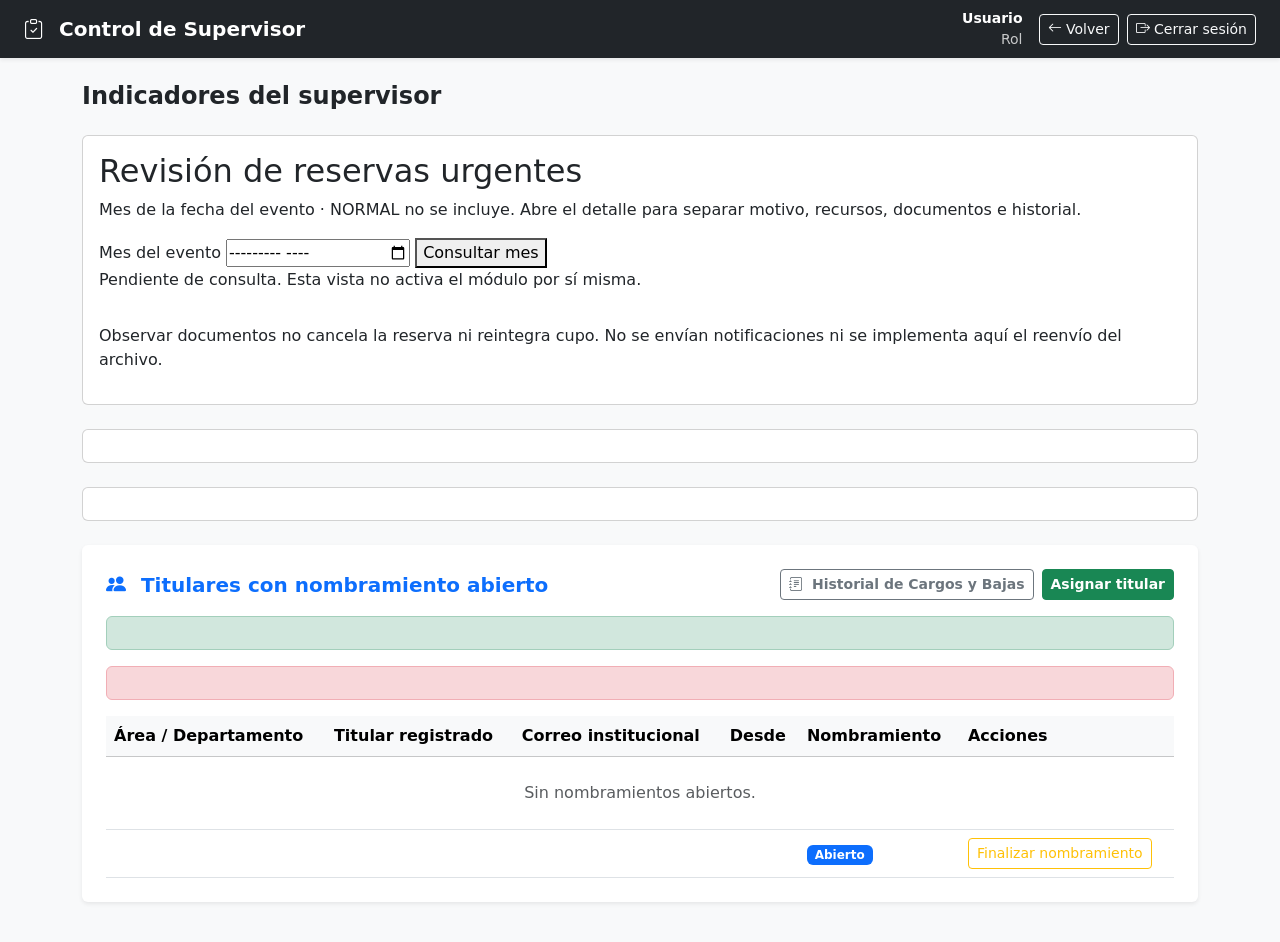
<file: src/main/resources/templates/supervisor/dashboard.html>
<!DOCTYPE html>
    <html lang="es" xmlns:th="http://www.thymeleaf.org">
    <head>
        <meta charset="UTF-8">
        <meta name="viewport" content="width=device-width, initial-scale=1.0">
        <title>Panel Supervisor - Sistema de Bitácora</title>
        <link href="https://cdn.jsdelivr.net/npm/bootstrap@5.3.2/dist/css/bootstrap.min.css" rel="stylesheet">
        <link href="https://cdn.jsdelivr.net/npm/bootstrap-icons@1.11.1/font/bootstrap-icons.css" rel="stylesheet">
    <meta name="_csrf" th:content="${_csrf.token}">
    <meta name="_csrf_header" th:content="${_csrf.headerName}">
    <link rel="stylesheet" th:href="@{/css/supervisor-urgencias-v2.css(v='ui21')}">
    </head>
    <body class="bg-light">

    <!-- Barra de Navegación -->
    <nav class="navbar navbar-dark bg-dark shadow-sm">
        <div class="container-fluid px-4">
            <span class="navbar-brand mb-0 h1 fw-bold">
                <i class="bi bi-clipboard-check me-2"></i> Control de Supervisor
            </span>
            <div class="d-flex align-items-center gap-3">
                <!-- IDENTIDAD ACTUAL DEL PANEL v1 -->
    <span class="text-white small text-end" style="max-width: 20rem;">
        <span class="d-block fw-semibold text-break" th:text="${nombreUsuarioActual}">Usuario</span>
        <span class="d-block opacity-75" th:text="${rolUsuarioActual}">Rol</span>
    </span>
                <div class="d-flex gap-2">
                    <a th:href="@{${regresoUrl}}" class="btn btn-outline-light btn-sm">
                        <i class="bi bi-arrow-left"></i>
                        <span th:text="${regresoTexto}">Volver</span>
                    </a>
                    <form th:action="@{/logout}" method="post" class="m-0">
                        <button type="submit" class="btn btn-outline-light btn-sm">
                            <i class="bi bi-box-arrow-right"></i> Cerrar sesión
                        </button>
                    </form>
                </div>
            </div>
        </div>
    </nav>

    <!-- REVISION URGENCIAS v2: datos reales; solo modalidades urgentes -->
    <div class="container py-4">
    <section id="indicadores-supervisor" class="mb-4" aria-labelledby="indicadores-supervisor-titulo" th:attr="data-api=@{/supervisor/api/indicadores}">
      <h2 id="indicadores-supervisor-titulo" class="h4 fw-bold">Indicadores del supervisor</h2>
      <noscript><p class="alert alert-warning">Activa JavaScript para consultar los indicadores reales.</p></noscript>
    </section>
    <section id="urgencias-supervisor" class="card mb-4 p-3" th:attr="data-api=@{/supervisor/api/urgencias}">
      <h2>Revisión de reservas urgentes</h2>
      <p class="urg-help">Mes de la fecha del evento · NORMAL no se incluye. Abre el detalle para separar motivo, recursos, documentos e historial.</p>
      <div class="urg-toolbar">
        <label for="urg-mes">Mes del evento <input id="urg-mes" type="month" required></label>
        <button id="urg-cargar" class="urg-button" type="button">Consultar mes</button>
      </div>
      <p id="urg-mensaje" role="status" aria-live="polite">Pendiente de consulta. Esta vista no activa el módulo por sí misma.</p>
      <p id="urg-conteos"></p>
      <div id="urg-lista"></div>
      <section id="urg-intento" hidden aria-label="Operación conservada">
        <p id="urg-intento-texto"></p>
        <button id="urg-reintentar" class="urg-button" type="button">Reintentar exactamente la misma operación</button>
      </section>
      <p class="urg-help">Observar documentos no cancela la reserva ni reintegra cupo. No se envían notificaciones ni se implementa aquí el reenvío del archivo.</p>
    </section>
    <section id="asignaciones-supervisor" class="card mb-4 p-3" th:attr="data-api=@{/supervisor/api/bitacora-asignaciones}"></section>
    <section id="bitacora-operativa-supervisor" class="card mb-4 p-3" th:attr="data-api=@{/supervisor/api/bitacora-operativa}"></section>
    <!-- Control de usuarios: nombramientos conectados al modelo del controlador -->
        <div class="card border-0 shadow-sm">
            <div class="card-body p-4">
                <div class="d-flex justify-content-between align-items-center mb-3 flex-wrap gap-2">
                    <h5 class="fw-bold text-primary mb-0">
                        <i class="bi bi-people-fill me-2"></i> Titulares con nombramiento abierto
                    </h5>
                    <div class="d-flex gap-2">
                        <button type="button" class="btn btn-outline-secondary btn-sm fw-semibold" data-bs-toggle="modal" data-bs-target="#modalHistorialUsuarios">
                            <i class="bi bi-journal-text me-1"></i> Historial de Cargos y Bajas
                        </button>
                        <button type="button" class="btn btn-primary btn-sm fw-semibold" data-bs-toggle="modal" data-bs-target="#modalNuevoUsuario" hidden style="display:none">
                            <i class="bi bi-person-plus-fill me-1"></i> Registrar Nuevo Usuario
                        </button>

                        <a th:href="@{/supervisor/nombramientos/nuevo}"
                           class="btn btn-success btn-sm fw-semibold">
                            Asignar titular
                        </a>

                    </div>
                </div>
                <div class="table-responsive">

                    <div th:if="${exitoNombramiento != null}"
                         class="alert alert-success"
                         role="status"
                         th:text="${exitoNombramiento}">
                    </div>

                    <div th:if="${errorNombramiento != null}"
                         class="alert alert-danger"
                         role="alert"
                         th:text="${errorNombramiento}">
                    </div>

                    <table class="table table-hover align-middle mb-0">
                        <thead class="table-light">
                        <tr>
                            <th>Área / Departamento</th>
                            <th>Titular registrado</th>
                            <th>Correo institucional</th>
                            <th>Desde</th>
                            <th>Nombramiento</th>
                            <th>Acciones</th>
                        </tr>
                        </thead>

                        <tbody>
                        <tr th:if="${#lists.isEmpty(titularesAbiertos)}">
                            <td colspan="6" class="text-center text-muted py-4">
                                Sin nombramientos abiertos.
                            </td>
                        </tr>

                        <tr th:each="titular : ${titularesAbiertos}">
                            <td class="fw-bold"
                                th:text="${titular.departamento}"></td>

                            <td th:text="${titular.nombre}"></td>

                            <td th:text="${titular.correo}"></td>

                            <td th:text="${#temporals.format(
                    titular.fechaInicio, 'dd/MM/yyyy HH:mm')}"></td>

                            <td>
                                <span class="badge bg-primary">Abierto</span>
                            </td>

                            <td>
                                <a th:href="@{/supervisor/nombramientos/{id}/finalizar(
                        id=${titular.id})}"
                                   class="btn btn-outline-warning btn-sm text-nowrap">
                                    Finalizar nombramiento
                                </a>
                            </td>
                        </tr>
                        </tbody>
                    </table>
                </div>
            </div>
        </div>
    </div><!-- Cierre del contenedor principal -->

    <!-- Modal: historial de usuarios -->
    <div class="modal fade" id="modalHistorialUsuarios" tabindex="-1"
         aria-labelledby="modalHistorialUsuariosTitulo" aria-hidden="true">
        <div class="modal-dialog modal-xl modal-dialog-centered modal-dialog-scrollable">
            <div class="modal-content border-0 shadow">
                <div class="modal-header bg-dark text-white">
                    <h5 class="modal-title fw-bold" id="modalHistorialUsuariosTitulo">
                        <i class="bi bi-clock-history me-2"></i> Historial de Cargos y Finalizaciones
                    </h5>
                    <button type="button" class="btn-close btn-close-white"
                            data-bs-dismiss="modal" aria-label="Cerrar"></button>
                </div>

                <div class="modal-body p-4">
                    <p class="text-muted small mb-2">
                        Consulta los nombramientos abiertos y finalizados, sus periodos y los responsables de cada operación.
                        Un cargo finalizado no significa que la cuenta del usuario esté desactivada.
                    </p>
                    <p class="text-muted small mb-3">
                        Consulta de solo lectura. La búsqueda, los filtros y las exportaciones se conectarán después.
                    </p>

                    <div class="table-responsive">
                        <table class="table table-sm table-bordered table-hover align-middle mb-0">
                            <thead class="table-light">
                            <tr>
                                <th>Departamento</th>
                                <th>Titular registrado</th>
                                <th>Periodo del cargo</th>
                                <th>Estado del cargo</th>
                                <th>Registrado por</th>
                                <th>Finalizado por</th>
                                <th>Motivo de finalización</th>
                            </tr>
                            </thead>
                            <tbody>
                            <tr th:if="${#lists.isEmpty(historialNombramientos)}">
                                <td colspan="7" class="text-center text-muted py-4">
                                    Sin nombramientos en el historial.
                                </td>
                            </tr>
                            <tr th:each="registro : ${historialNombramientos}">
                                <td>
                                    <div class="fw-bold" th:text="${registro.departamento}"></div>
                                    <small class="text-muted" th:text="|Nombramiento #${registro.id}|"></small>
                                </td>
                                <td>
                                    <div th:text="${registro.titular}"></div>
                                    <small class="text-muted" th:text="${registro.correo}"></small>
                                </td>
                                <td>
                                    <div>
                                        <span class="fw-semibold">Inicio:</span>
                                        <span th:text="${#temporals.format(registro.fechaInicio, 'dd/MM/yyyy HH:mm')}"></span>
                                    </div>
                                    <div>
                                        <span class="fw-semibold">Fin:</span>
                                        <span th:if="${registro.fechaFin != null}"
                                              th:text="${#temporals.format(registro.fechaFin, 'dd/MM/yyyy HH:mm')}"></span>
                                        <span th:if="${registro.fechaFin == null}">Sin finalizar</span>
                                    </div>
                                </td>
                                <td>
                                    <span th:if="${registro.fechaFin == null}" class="badge bg-primary">Abierto</span>
                                    <span th:if="${registro.fechaFin != null}" class="badge bg-secondary">Finalizado</span>
                                </td>
                                <td>
                                    <div th:text="${registro.autorAlta}"></div>
                                    <small class="text-muted" th:if="${registro.fechaRegistro != null}"
                                           th:text="${#temporals.format(registro.fechaRegistro, 'dd/MM/yyyy HH:mm')}"></small>
                                </td>
                                <td th:text="${registro.autorFin == null ? '—' : registro.autorFin}"></td>
                                <td class="text-break"
                                    th:text="${registro.motivoFin == null ? '—' : registro.motivoFin}"></td>
                            </tr>
                            </tbody>
                        </table>
                    </div>
                </div>

                <div class="modal-footer bg-light d-flex justify-content-between">
                    <span class="text-muted small">
                        Total de nombramientos:
                        <strong th:text="${#lists.size(historialNombramientos)}">0</strong>
                    </span>
                    <button type="button" class="btn btn-secondary btn-sm" data-bs-dismiss="modal">
                        Cerrar historial
                    </button>
                </div>
            </div>
        </div>
    </div>


    <!-- Modal: registro de cuentas v1; no crea nombramientos -->
<noscript><p class="alert alert-warning">El registro de cuentas no está disponible sin JavaScript. Este formulario no permite el envío directo.</p></noscript>
<p id="cuentas-disponibilidad" role="status" aria-live="polite"></p>
<div class="modal fade" id="modalNuevoUsuario" tabindex="-1" aria-labelledby="modalNuevoUsuarioTitulo" aria-hidden="true"
     th:attr="data-cuentas-alta=@{/supervisor/api/cuentas},data-cuentas-catalogo=@{/supervisor/api/cuentas/departamentos}">
    <div class="modal-dialog modal-dialog-centered modal-dialog-scrollable">
        <div class="modal-content border-0 shadow">
            <div class="modal-header bg-primary text-white">
                <h5 class="modal-title" id="modalNuevoUsuarioTitulo">Registrar cuenta</h5>
                <button type="button" class="btn-close btn-close-white" data-bs-dismiss="modal" aria-label="Cerrar"></button>
            </div>
            <div class="modal-body p-4">
                <p>Registra una cuenta personal activa. No asigna titular ni abre un nombramiento.</p>
                <p id="cuentas-mensaje" class="alert alert-info" role="status" aria-live="polite" aria-atomic="true">Validando disponibilidad del registro.</p>
                <button id="cuentas-recargar-catalogo" type="button" class="btn btn-outline-secondary btn-sm mb-3" disabled>Volver a consultar departamentos</button>
                <form id="cuentas-formulario" method="post" th:action="@{/supervisor/api/cuentas}" autocomplete="off">
                    <fieldset id="cuentas-campos" disabled>
                        <legend class="visually-hidden">Datos de la cuenta</legend>
                        <div class="mb-3">
                            <label for="cuentas-nombre" class="form-label">Nombre completo de la persona</label>
                            <input id="cuentas-nombre" name="nombreCompleto" type="text" class="form-control" maxlength="150" autocomplete="name" required>
                        </div>
                        <div class="mb-3">
                            <label for="cuentas-correo" class="form-label">Correo institucional</label>
                            <input id="cuentas-correo" name="correoInstitucional" type="email" class="form-control" maxlength="100" autocomplete="off" required>
                        </div>
                        <div class="mb-3">
                            <label for="cuentas-password" class="form-label">Contraseña inicial</label>
                            <input id="cuentas-password" name="password" type="password" class="form-control" autocomplete="new-password" aria-describedby="cuentas-password-ayuda" required>
                            <p id="cuentas-password-ayuda" class="form-text">Mínimo 12 caracteres Unicode y máximo 72 bytes UTF-8. Los espacios cuentan; no se recortan. No compartas esta contraseña por este panel.</p>
                        </div>
                        <div class="mb-3">
                            <label for="cuentas-departamento" class="form-label">Departamento activo</label>
                            <select id="cuentas-departamento" name="departamentoId" class="form-select" required><option value="">Selecciona un departamento</option></select>
                        </div>
                        <fieldset class="mb-3">
                            <legend class="h6">Roles de la cuenta</legend>
                            <p class="form-text">Selecciona al menos uno. No hay roles preseleccionados.</p>
                            <div class="form-check"><input id="cuentas-rol-solicitante" name="roles" value="SOLICITANTE" type="checkbox" class="form-check-input"><label for="cuentas-rol-solicitante" class="form-check-label">Solicitante</label></div>
                            <div class="form-check"><input id="cuentas-rol-supervisor" name="roles" value="SUPERVISOR" type="checkbox" class="form-check-input"><label for="cuentas-rol-supervisor" class="form-check-label">Supervisor</label></div>
                            <div class="form-check"><input id="cuentas-rol-administrador" name="roles" value="ADMINISTRADOR" type="checkbox" class="form-check-input"><label for="cuentas-rol-administrador" class="form-check-label">Administrador</label></div>
                        </fieldset>
                        <p class="alert alert-warning">Administrador y Supervisor conceden privilegios elevados. La combinación de ambos habilita la gestión de cuentas cuando el servidor también la autoriza.</p>
                        <div class="form-check mb-3"><input id="cuentas-confirmar-roles" type="checkbox" class="form-check-input" required><label for="cuentas-confirmar-roles" class="form-check-label">Revisé los roles y confirmo que están autorizados para esta persona.</label></div>
                        <div class="form-check mb-3"><input id="cuentas-confirmar-privilegios" type="checkbox" class="form-check-input"><label for="cuentas-confirmar-privilegios" class="form-check-label">Si seleccioné Administrador o Supervisor, confirmo expresamente la concesión de esos privilegios.</label></div>
                        <button id="cuentas-enviar" type="submit" class="btn btn-primary" disabled>Registrar cuenta</button>
                    </fieldset>
                </form>
            </div>
            <div class="modal-footer"><button type="button" class="btn btn-secondary" data-bs-dismiss="modal">Cerrar</button></div>
        </div>
    </div>
</div>

    <script src="https://cdn.jsdelivr.net/npm/bootstrap@5.3.2/dist/js/bootstrap.bundle.min.js"></script>
<script th:src="@{/js/supervisor-cuentas-alta-v1.js(v='cuentas1')}" defer></script>
    <script th:src="@{/js/supervisor-indicadores-v1.js(v='kpi1')}" defer></script>
    <script th:src="@{/js/supervisor-urgencias-v1.js(v='ui21')}" defer></script>
    <script th:src="@{/js/supervisor-bitacora-operativa-v1.js(v='bo1')}" defer></script>
    <script th:src="@{/js/supervisor-asignaciones-v1.js(v='bo3b')}" defer></script>
    </body>
    </html>
</file>
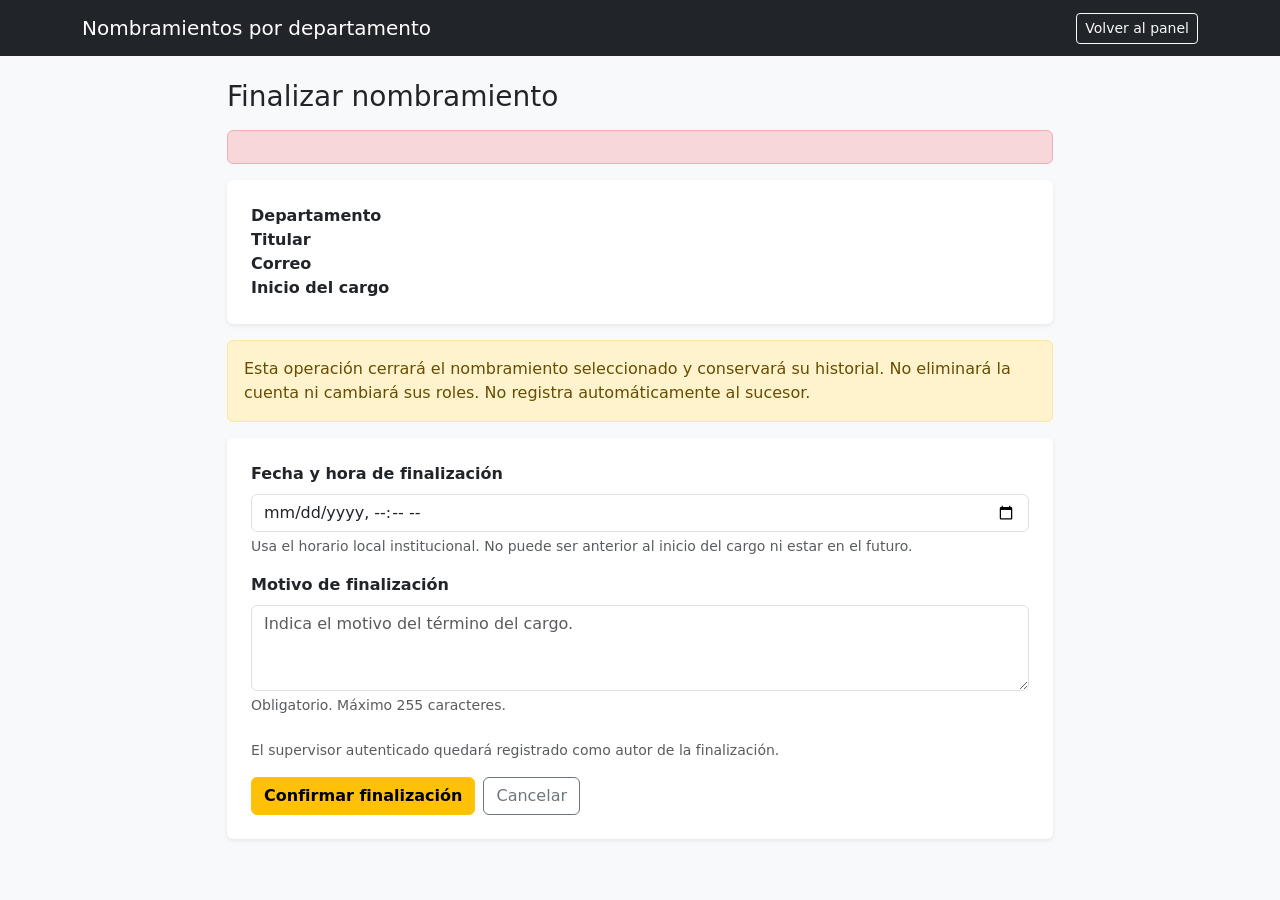
<file: src/main/resources/templates/supervisor/nombramiento-finalizar.html>
<!DOCTYPE html>
<html lang="es" xmlns:th="http://www.thymeleaf.org">
<head>
    <meta charset="UTF-8">
    <meta name="viewport" content="width=device-width, initial-scale=1">
    <title>Finalizar nombramiento</title>
    <link href="https://cdn.jsdelivr.net/npm/bootstrap@5.3.2/dist/css/bootstrap.min.css" rel="stylesheet">
</head>
<body class="bg-light">
<nav class="navbar navbar-dark bg-dark">
    <div class="container">
        <span class="navbar-brand">Nombramientos por departamento</span>
        <a th:href="@{/supervisor/dashboard}" class="btn btn-outline-light btn-sm">Volver al panel</a>
    </div>
</nav>

<main class="container py-4" style="max-width: 850px;">
    <h1 class="h3 mb-3">Finalizar nombramiento</h1>

    <div th:if="${error != null}" class="alert alert-danger" role="alert"
         th:text="${error}"></div>

    <div class="card border-0 shadow-sm mb-3">
        <div class="card-body p-4">
            <dl class="row mb-0">
                <dt class="col-sm-4">Departamento</dt>
                <dd class="col-sm-8" th:text="${nombramiento.departamento}"></dd>
                <dt class="col-sm-4">Titular</dt>
                <dd class="col-sm-8" th:text="${nombramiento.nombre}"></dd>
                <dt class="col-sm-4">Correo</dt>
                <dd class="col-sm-8" th:text="${nombramiento.correo}"></dd>
                <dt class="col-sm-4">Inicio del cargo</dt>
                <dd class="col-sm-8" th:text="${#temporals.format(nombramiento.fechaInicio, 'dd/MM/yyyy HH:mm')}"></dd>
            </dl>
        </div>
    </div>

    <div class="alert alert-warning">
        Esta operación cerrará el nombramiento seleccionado y conservará su historial.
        No eliminará la cuenta ni cambiará sus roles. No registra automáticamente al sucesor.
    </div>

    <div class="card border-0 shadow-sm">
        <div class="card-body p-4">
            <form th:action="@{/supervisor/nombramientos/{id}/finalizar(id=${nombramiento.id})}"
                  method="post">
                <div class="mb-3">
                    <label for="fechaFin" class="form-label fw-bold">Fecha y hora de finalización</label>
                    <input type="datetime-local" id="fechaFin" name="fechaFin"
                           class="form-control" th:value="${fechaFinForm}" required
                           aria-describedby="ayudaFechaFin">
                    <div id="ayudaFechaFin" class="form-text">
                        Usa el horario local institucional. No puede ser anterior al inicio del cargo ni estar en el futuro.
                    </div>
                </div>

                <div class="mb-4">
                    <label for="motivoFin" class="form-label fw-bold">Motivo de finalización</label>
                    <textarea id="motivoFin" name="motivoFin" class="form-control"
                              rows="3" maxlength="255" required th:text="${motivoFinForm}"
                              placeholder="Indica el motivo del término del cargo."></textarea>
                    <div class="form-text">Obligatorio. Máximo 255 caracteres.</div>
                </div>

                <p class="small text-muted">
                    El supervisor autenticado quedará registrado como autor de la finalización.
                </p>

                <div class="d-flex gap-2 flex-wrap">
                    <button type="submit" class="btn btn-warning fw-semibold">Confirmar finalización</button>
                    <a th:href="@{/supervisor/dashboard}" class="btn btn-outline-secondary">Cancelar</a>
                </div>
            </form>
        </div>
    </div>
</main>
</body>
</html>
</file>
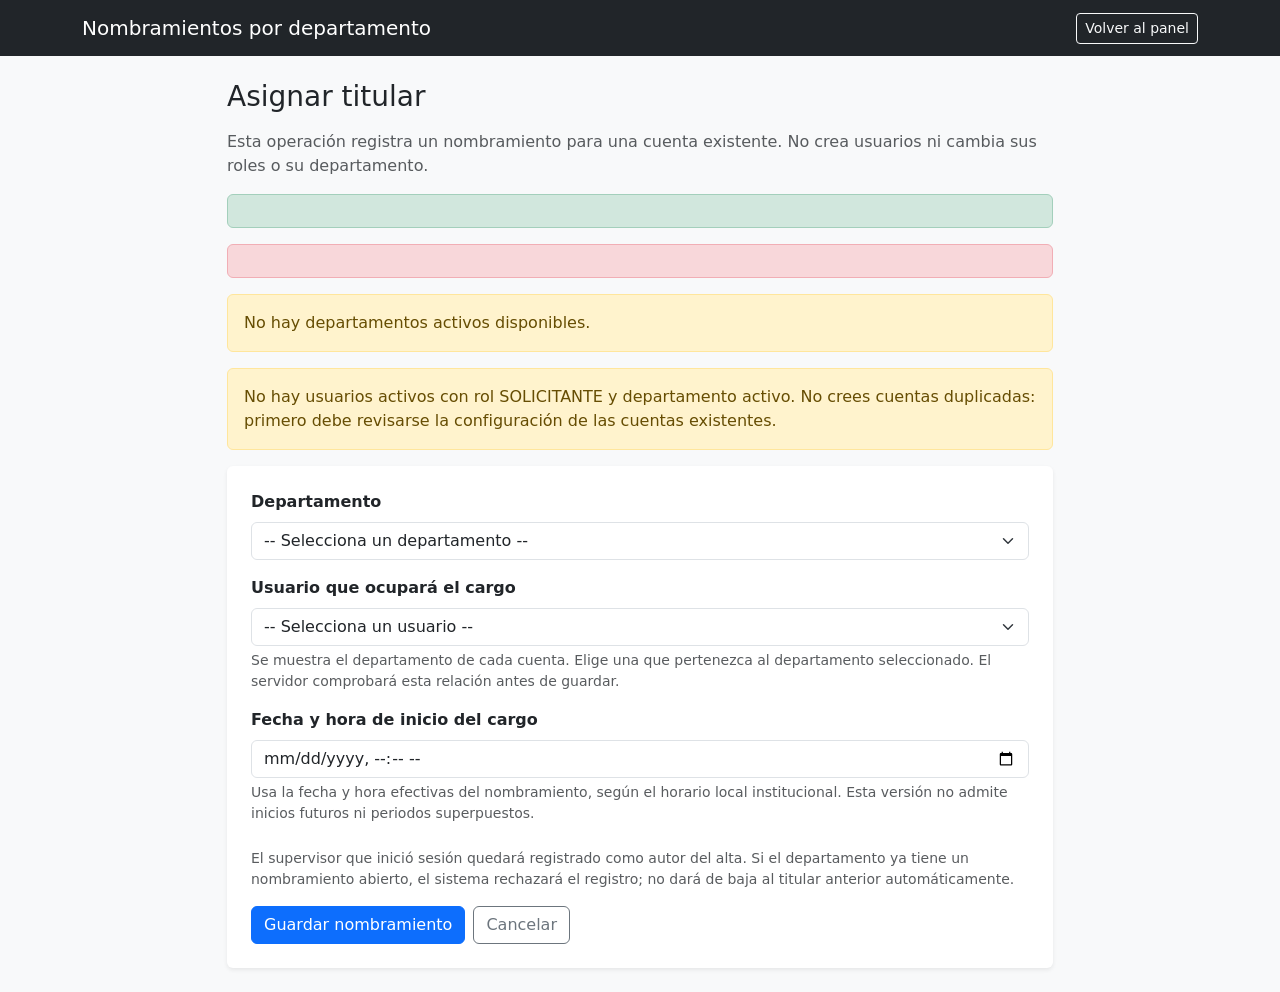
<file: src/main/resources/templates/supervisor/nombramiento-form.html>
<!DOCTYPE html>
<html lang="es" xmlns:th="http://www.thymeleaf.org">
<head>
    <meta charset="UTF-8">
    <meta name="viewport" content="width=device-width, initial-scale=1">
    <title>Asignar titular de departamento</title>
    <link href="https://cdn.jsdelivr.net/npm/bootstrap@5.3.2/dist/css/bootstrap.min.css" rel="stylesheet">
</head>
<body class="bg-light">
<nav class="navbar navbar-dark bg-dark">
    <div class="container">
        <span class="navbar-brand">Nombramientos por departamento</span>
        <a th:href="@{/supervisor/dashboard}" class="btn btn-outline-light btn-sm">
            Volver al panel
        </a>
    </div>
</nav>

<main class="container py-4" style="max-width: 850px;">
    <h1 class="h3 mb-3">Asignar titular</h1>
    <p class="text-muted">
        Esta operación registra un nombramiento para una cuenta existente.
        No crea usuarios ni cambia sus roles o su departamento.
    </p>

    <div th:if="${exito != null}" class="alert alert-success" role="status"
         th:text="${exito}"></div>
    <div th:if="${error != null}" class="alert alert-danger" role="alert"
         th:text="${error}"></div>

    <div th:if="${#lists.isEmpty(opciones.departamentos)}"
         class="alert alert-warning">
        No hay departamentos activos disponibles.
    </div>
    <div th:if="${#lists.isEmpty(opciones.usuarios)}"
         class="alert alert-warning">
        No hay usuarios activos con rol SOLICITANTE y departamento activo.
        No crees cuentas duplicadas: primero debe revisarse la configuración de las cuentas existentes.
    </div>

    <div class="card border-0 shadow-sm">
        <div class="card-body p-4">
            <form th:action="@{/supervisor/nombramientos/registrar}" method="post">
                <div class="mb-3">
                    <label for="departamentoId" class="form-label fw-bold">Departamento</label>
                    <select id="departamentoId" name="departamentoId" class="form-select" required>
                        <option value="">-- Selecciona un departamento --</option>
                        <option th:each="departamento : ${opciones.departamentos}"
                                th:value="${departamento.id}"
                                th:text="${departamento.nombre}"
                                th:selected="${departamento.id.toString() == departamentoSeleccionado}">
                        </option>
                    </select>
                </div>

                <div class="mb-3">
                    <label for="usuarioId" class="form-label fw-bold">Usuario que ocupará el cargo</label>
                    <select id="usuarioId" name="usuarioId" class="form-select" required
                            aria-describedby="ayudaUsuario">
                        <option value="">-- Selecciona un usuario --</option>
                        <option th:each="usuario : ${opciones.usuarios}"
                                th:value="${usuario.id}"
                                th:text="${usuario.etiqueta}"
                                th:selected="${usuario.id.toString() == usuarioSeleccionado}">
                        </option>
                    </select>
                    <div id="ayudaUsuario" class="form-text">
                        Se muestra el departamento de cada cuenta. Elige una que pertenezca al departamento seleccionado.
                        El servidor comprobará esta relación antes de guardar.
                    </div>
                </div>

                <div class="mb-4">
                    <label for="fechaInicio" class="form-label fw-bold">Fecha y hora de inicio del cargo</label>
                    <input id="fechaInicio" name="fechaInicio" type="datetime-local"
                           class="form-control" th:value="${fechaInicioForm}" required
                           aria-describedby="ayudaFecha">
                    <div id="ayudaFecha" class="form-text">
                        Usa la fecha y hora efectivas del nombramiento, según el horario local institucional.
                        Esta versión no admite inicios futuros ni periodos superpuestos.
                    </div>
                </div>

                <p class="small text-muted">
                    El supervisor que inició sesión quedará registrado como autor del alta.
                    Si el departamento ya tiene un nombramiento abierto, el sistema rechazará el registro;
                    no dará de baja al titular anterior automáticamente.
                </p>

                <div class="d-flex gap-2 flex-wrap">
                    <button type="submit" class="btn btn-primary"
                            th:disabled="${#lists.isEmpty(opciones.departamentos) or #lists.isEmpty(opciones.usuarios)}">
                        Guardar nombramiento
                    </button>
                    <a th:href="@{/supervisor/dashboard}" class="btn btn-outline-secondary">Cancelar</a>
                </div>
            </form>
        </div>
    </div>
</main>
</body>
</html>
</file>
